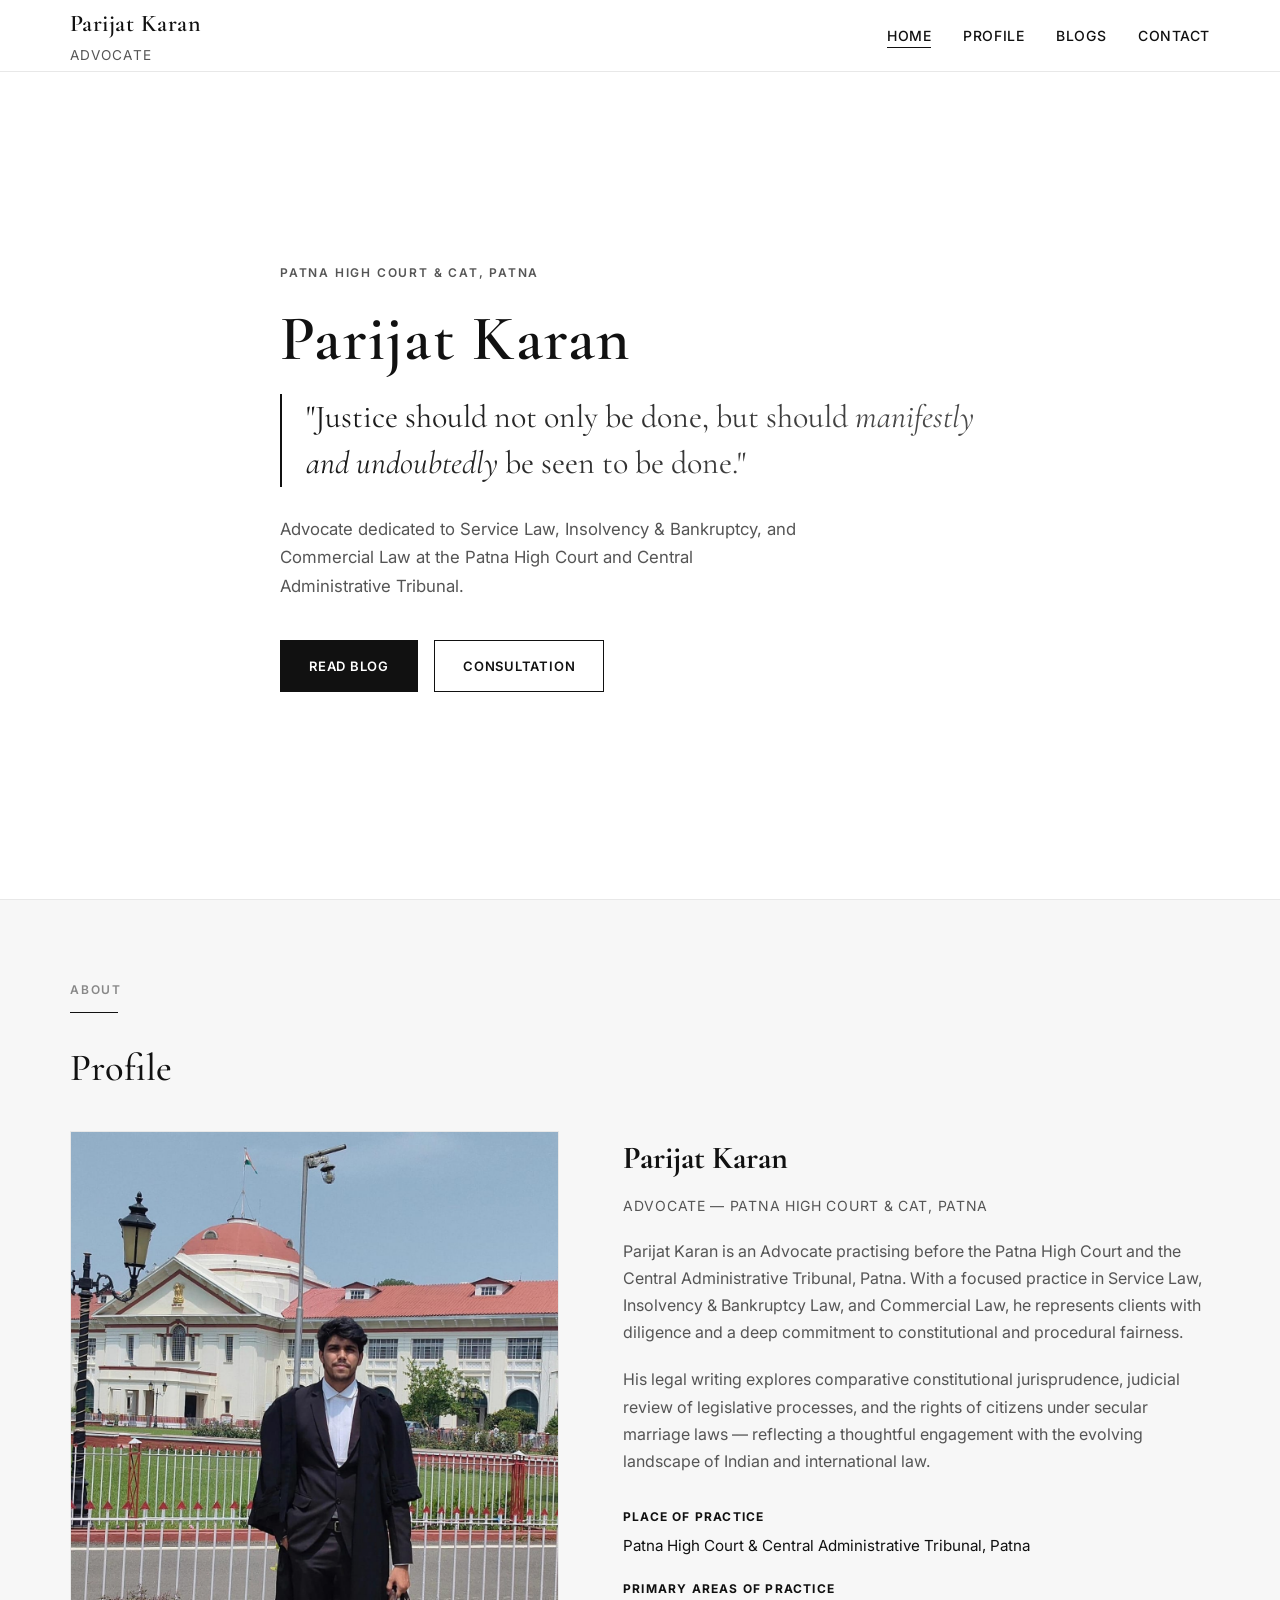
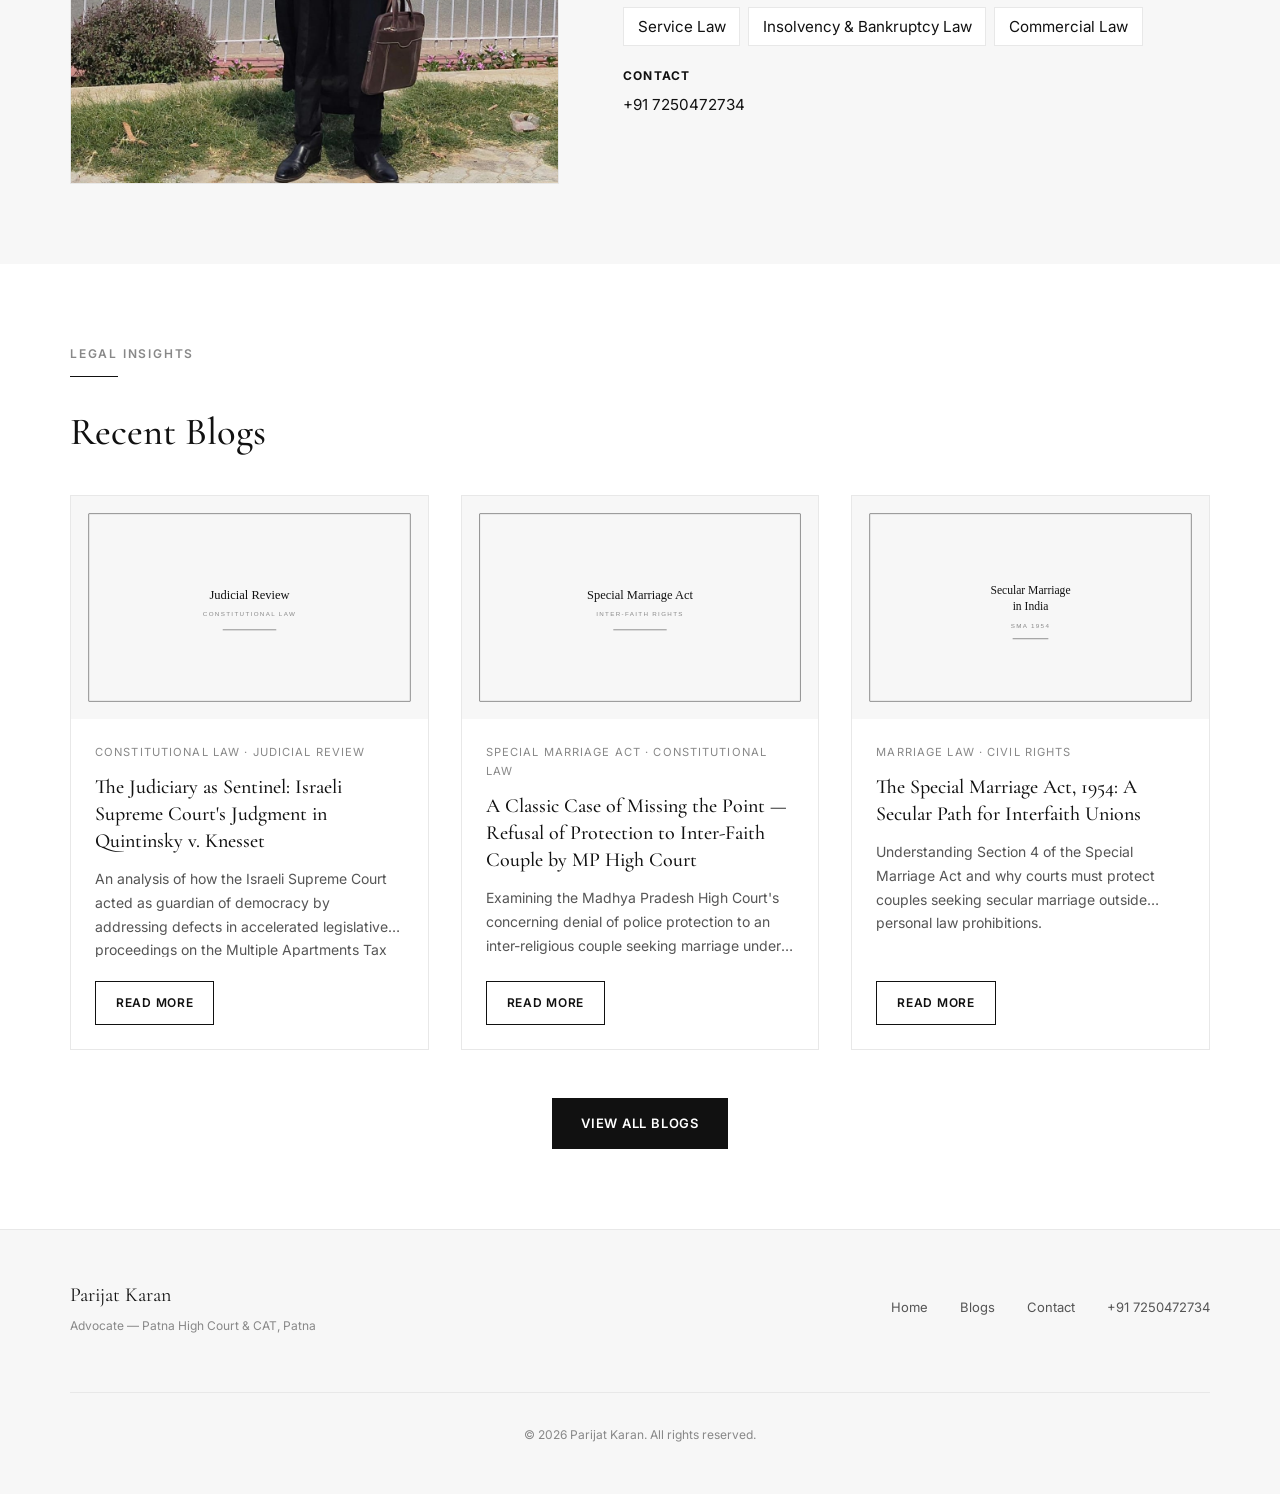
<file: index.html>
<!DOCTYPE html>
<html lang="en">
<head>
  <meta charset="UTF-8">
  <meta name="viewport" content="width=device-width, initial-scale=1.0">
  <title>Parijat Karan | Advocate — Patna High Court &amp; CAT Patna</title>
  <meta name="description" content="Parijat Karan is an Advocate practising at Patna High Court and Central Administrative Tribunal, Patna. Expert in Service Law, Insolvency &amp; Bankruptcy Law, and Commercial Law. Legal consultation available.">
  <meta name="keywords" content="Parijat Karan, Parijat Karan Advocate, Parijat Karan Lawyer Patna, Advocate Patna High Court, Service Law Patna, Insolvency Bankruptcy Lawyer Patna, Commercial Law Advocate, CAT Patna Lawyer">
  <meta name="author" content="Parijat Karan">
  <meta name="robots" content="index, follow">
  <link rel="canonical" href="https://www.parijatkaran.in/">

  <meta property="og:type" content="website">
  <meta property="og:title" content="Parijat Karan | Advocate — Patna High Court &amp; CAT Patna">
  <meta property="og:description" content="Advocate practising at Patna High Court and CAT Patna. Service Law, Insolvency &amp; Bankruptcy, and Commercial Law.">
  <meta property="og:url" content="https://www.parijatkaran.in/">
  <meta property="og:image" content="https://www.parijatkaran.in/assets/images/parijat-karan-hero.png">
  <meta property="og:locale" content="en_IN">

  <meta name="twitter:card" content="summary_large_image">
  <meta name="twitter:title" content="Parijat Karan | Advocate — Patna High Court">
  <meta name="twitter:description" content="Service Law, Insolvency &amp; Bankruptcy, and Commercial Law advocate at Patna High Court.">

  <link rel="preconnect" href="https://fonts.googleapis.com">
  <link rel="preconnect" href="https://fonts.gstatic.com" crossorigin>
  <link href="https://fonts.googleapis.com/css2?family=Cormorant+Garamond:ital,wght@0,400;0,500;0,600;1,400&family=Inter:wght@400;500;600&display=swap" rel="stylesheet">
  <link rel="stylesheet" href="css/style.css">

  <script type="application/ld+json">
  {
    "@context": "https://schema.org",
    "@type": "LegalService",
    "name": "Parijat Karan — Advocate",
    "description": "Advocate practising at Patna High Court and Central Administrative Tribunal, Patna. Specializing in Service Law, Insolvency & Bankruptcy Law, and Commercial Law.",
    "url": "https://www.parijatkaran.in",
    "telephone": "+91-7250472734",
    "image": "https://www.parijatkaran.in/assets/images/parijat-karan-hero.png",
    "address": {
      "@type": "PostalAddress",
      "addressLocality": "Patna",
      "addressRegion": "Bihar",
      "addressCountry": "IN"
    },
    "areaServed": {
      "@type": "State",
      "name": "Bihar"
    },
    "knowsAbout": ["Service Law", "Insolvency and Bankruptcy Law", "Commercial Law", "Constitutional Law", "Special Marriage Act"],
    "founder": {
      "@type": "Person",
      "name": "Parijat Karan",
      "jobTitle": "Advocate",
      "telephone": "+91-7250472734",
      "worksFor": {
        "@type": "Organization",
        "name": "Patna High Court"
      }
    }
  }
  </script>
</head>
<body>

  <header class="site-header" role="banner">
    <div class="container header-inner">
      <a href="index.html" class="site-logo" aria-label="Parijat Karan Home">
        Parijat Karan
        <span>Advocate</span>
      </a>
      <button class="nav-toggle" aria-label="Toggle navigation" aria-expanded="false">
        <span></span><span></span><span></span>
      </button>
      <nav class="main-nav" role="navigation" aria-label="Main navigation">
        <ul>
          <li><a href="index.html">Home</a></li>
          <li><a href="index.html#profile">Profile</a></li>
          <li><a href="blogs.html">Blogs</a></li>
          <li><a href="contact.html">Contact</a></li>
        </ul>
      </nav>
    </div>
  </header>

  <main>
    <section class="hero" id="home" aria-label="Introduction">
      <div class="container hero-content">
        <p class="hero-label">Patna High Court &amp; CAT, Patna</p>
        <h1 class="hero-name">Parijat Karan</h1>
        <blockquote class="hero-quote">
          "Justice should not only be done, but should <em>manifestly and undoubtedly</em> be seen to be done."
        </blockquote>
        <p class="hero-subtitle">
          Advocate dedicated to Service Law, Insolvency &amp; Bankruptcy, and Commercial Law at the Patna High Court and Central Administrative Tribunal.
        </p>
        <div class="hero-actions">
          <a href="blogs.html" class="btn btn-primary">Read Blog</a>
          <a href="contact.html" class="btn btn-outline">Consultation</a>
        </div>
      </div>
    </section>

    <section class="profile" id="profile">
      <div class="container">
        <p class="section-label">About</p>
        <div class="section-divider"></div>
        <h2 class="section-title">Profile</h2>
        <div class="profile-grid">
          <div class="profile-image-wrap">
            <img src="assets/images/parijat-karan-hero.png" alt="Parijat Karan, Advocate at Patna High Court — Service Law, Insolvency and Commercial Law" width="400" height="533" loading="lazy">
          </div>
          <div class="profile-text">
            <h3 class="profile-name">Parijat Karan</h3>
            <p class="profile-role">Advocate — Patna High Court &amp; CAT, Patna</p>
            <p>
              Parijat Karan is an Advocate practising before the Patna High Court and the Central Administrative Tribunal, Patna. With a focused practice in Service Law, Insolvency &amp; Bankruptcy Law, and Commercial Law, he represents clients with diligence and a deep commitment to constitutional and procedural fairness.
            </p>
            <p>
              His legal writing explores comparative constitutional jurisprudence, judicial review of legislative processes, and the rights of citizens under secular marriage laws — reflecting a thoughtful engagement with the evolving landscape of Indian and international law.
            </p>
            <div class="profile-details">
              <div class="profile-detail-item">
                <strong>Place of Practice</strong>
                <span>Patna High Court &amp; Central Administrative Tribunal, Patna</span>
              </div>
              <div class="profile-detail-item">
                <strong>Primary Areas of Practice</strong>
                <div class="practice-tags">
                  <span class="practice-tag">Service Law</span>
                  <span class="practice-tag">Insolvency &amp; Bankruptcy Law</span>
                  <span class="practice-tag">Commercial Law</span>
                </div>
              </div>
              <div class="profile-detail-item">
                <strong>Contact</strong>
                <span><a href="tel:+917250472734">+91 7250472734</a></span>
              </div>
            </div>
          </div>
        </div>
      </div>
    </section>

    <section class="blogs-preview" id="blogs">
      <div class="container">
        <p class="section-label">Legal Insights</p>
        <div class="section-divider"></div>
        <h2 class="section-title">Recent Blogs</h2>
        <div class="blog-grid">
          <article class="blog-card">
            <div class="blog-card-image">
              <img src="assets/images/blog-judiciary-sentinel.svg" alt="Israeli Supreme Court — Judicial review and legislative process" width="400" height="250" loading="lazy">
            </div>
            <div class="blog-card-body">
              <p class="blog-card-meta">Constitutional Law · Judicial Review</p>
              <h3 class="blog-card-title">The Judiciary as Sentinel: Israeli Supreme Court's Judgment in Quintinsky v. Knesset</h3>
              <p class="blog-card-excerpt">An analysis of how the Israeli Supreme Court acted as guardian of democracy by addressing defects in accelerated legislative proceedings on the Multiple Apartments Tax Arrangement.</p>
              <a href="blog-judiciary-as-sentinel.html" class="btn btn-outline">Read More</a>
            </div>
          </article>
          <article class="blog-card">
            <div class="blog-card-image">
              <img src="assets/images/blog-interfaith-couple.svg" alt="Inter-faith couple and Special Marriage Act — MP High Court order" width="400" height="250" loading="lazy">
            </div>
            <div class="blog-card-body">
              <p class="blog-card-meta">Special Marriage Act · Constitutional Law</p>
              <h3 class="blog-card-title">A Classic Case of Missing the Point — Refusal of Protection to Inter-Faith Couple by MP High Court</h3>
              <p class="blog-card-excerpt">Examining the Madhya Pradesh High Court's concerning denial of police protection to an inter-religious couple seeking marriage under the Special Marriage Act, 1954.</p>
              <a href="blog-inter-faith-couple-mp-high-court.html" class="btn btn-outline">Read More</a>
            </div>
          </article>
          <article class="blog-card">
            <div class="blog-card-image">
              <img src="assets/images/blog-special-marriage-act.svg" alt="Special Marriage Act 1954 — interfaith marriage rights in India" width="400" height="250" loading="lazy">
            </div>
            <div class="blog-card-body">
              <p class="blog-card-meta">Marriage Law · Civil Rights</p>
              <h3 class="blog-card-title">The Special Marriage Act, 1954: A Secular Path for Interfaith Unions</h3>
              <p class="blog-card-excerpt">Understanding Section 4 of the Special Marriage Act and why courts must protect couples seeking secular marriage outside personal law prohibitions.</p>
              <a href="blog-special-marriage-act-india.html" class="btn btn-outline">Read More</a>
            </div>
          </article>
        </div>
        <div class="section-cta">
          <a href="blogs.html" class="btn btn-primary">View All Blogs</a>
        </div>
      </div>
    </section>
  </main>

  <footer class="site-footer" role="contentinfo">
    <div class="container footer-inner">
      <div class="footer-brand">
        Parijat Karan
        <small>Advocate — Patna High Court &amp; CAT, Patna</small>
      </div>
      <nav class="footer-links" aria-label="Footer navigation">
        <a href="index.html">Home</a>
        <a href="blogs.html">Blogs</a>
        <a href="contact.html">Contact</a>
        <a href="tel:+917250472734">+91 7250472734</a>
      </nav>
      <p class="footer-copy">&copy; 2026 Parijat Karan. All rights reserved.</p>
    </div>
  </footer>

  <script src="js/main.js"></script>
</body>
</html>
</file>
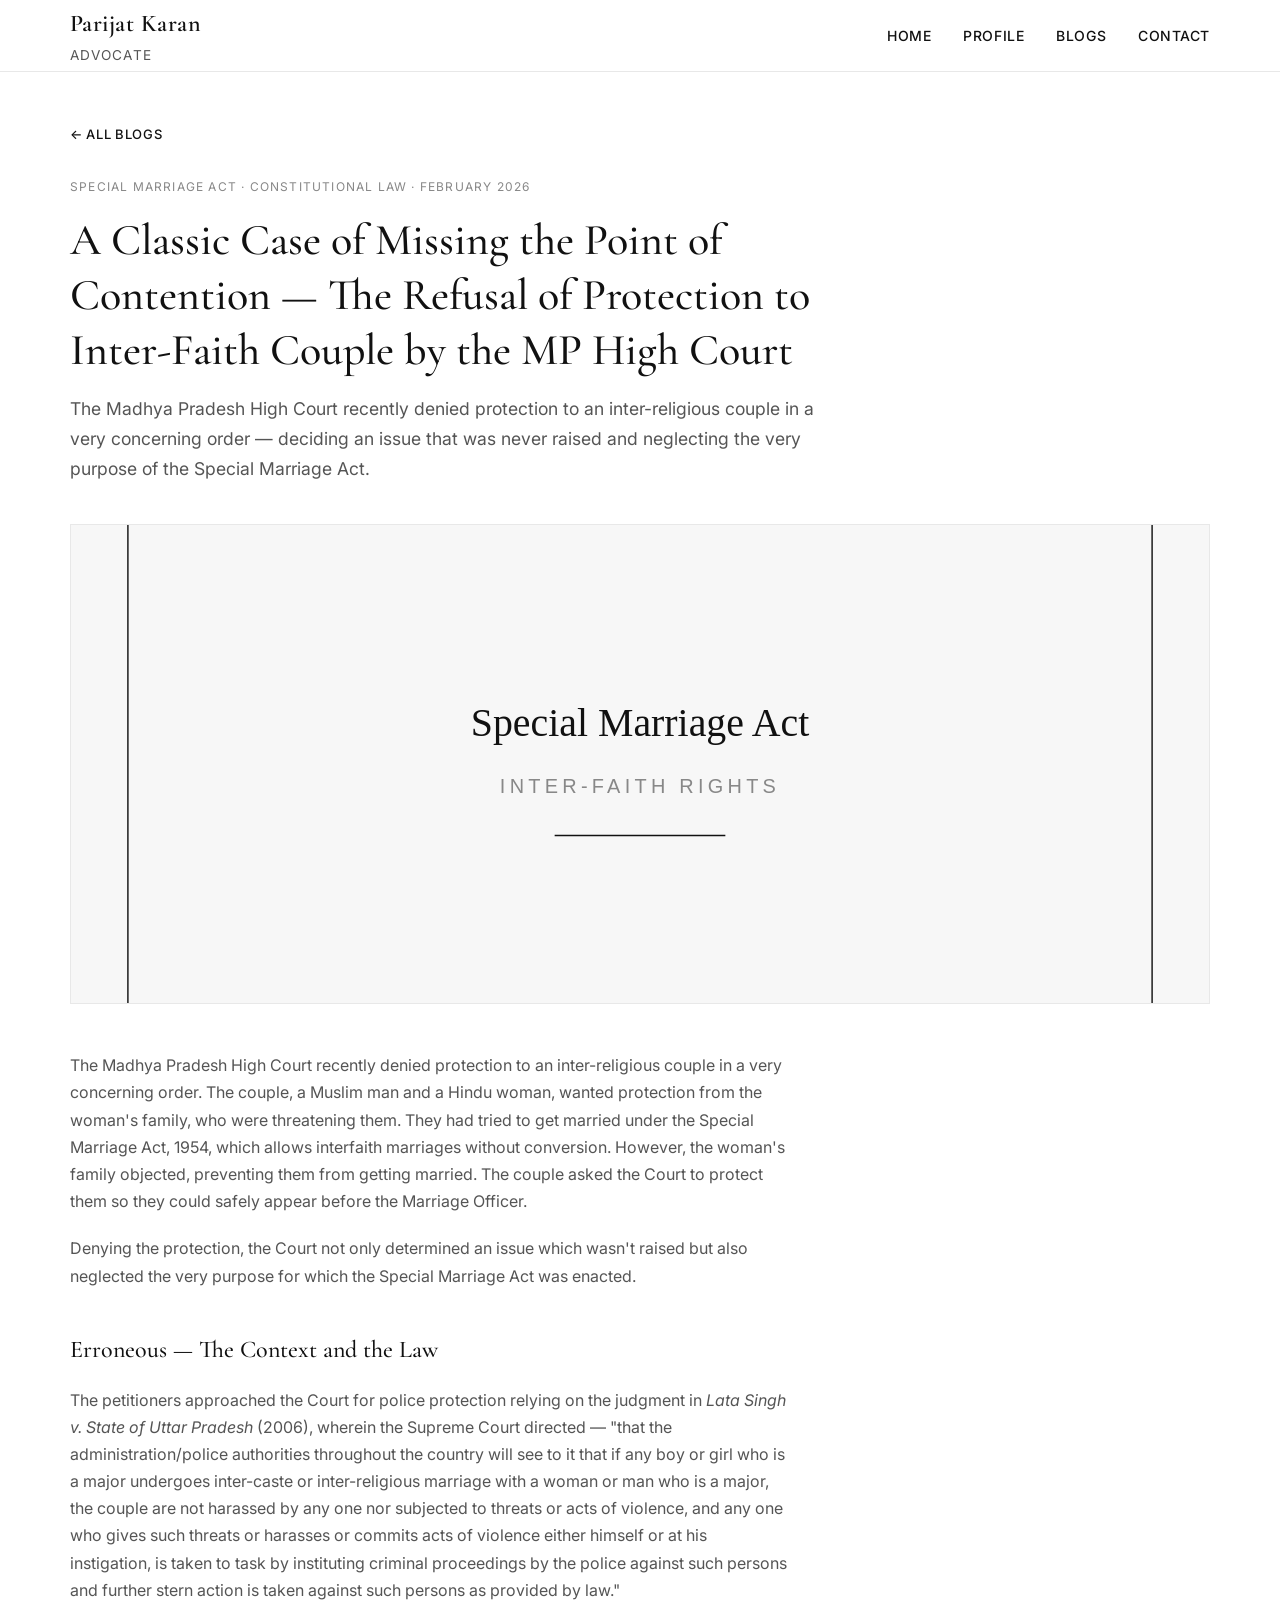
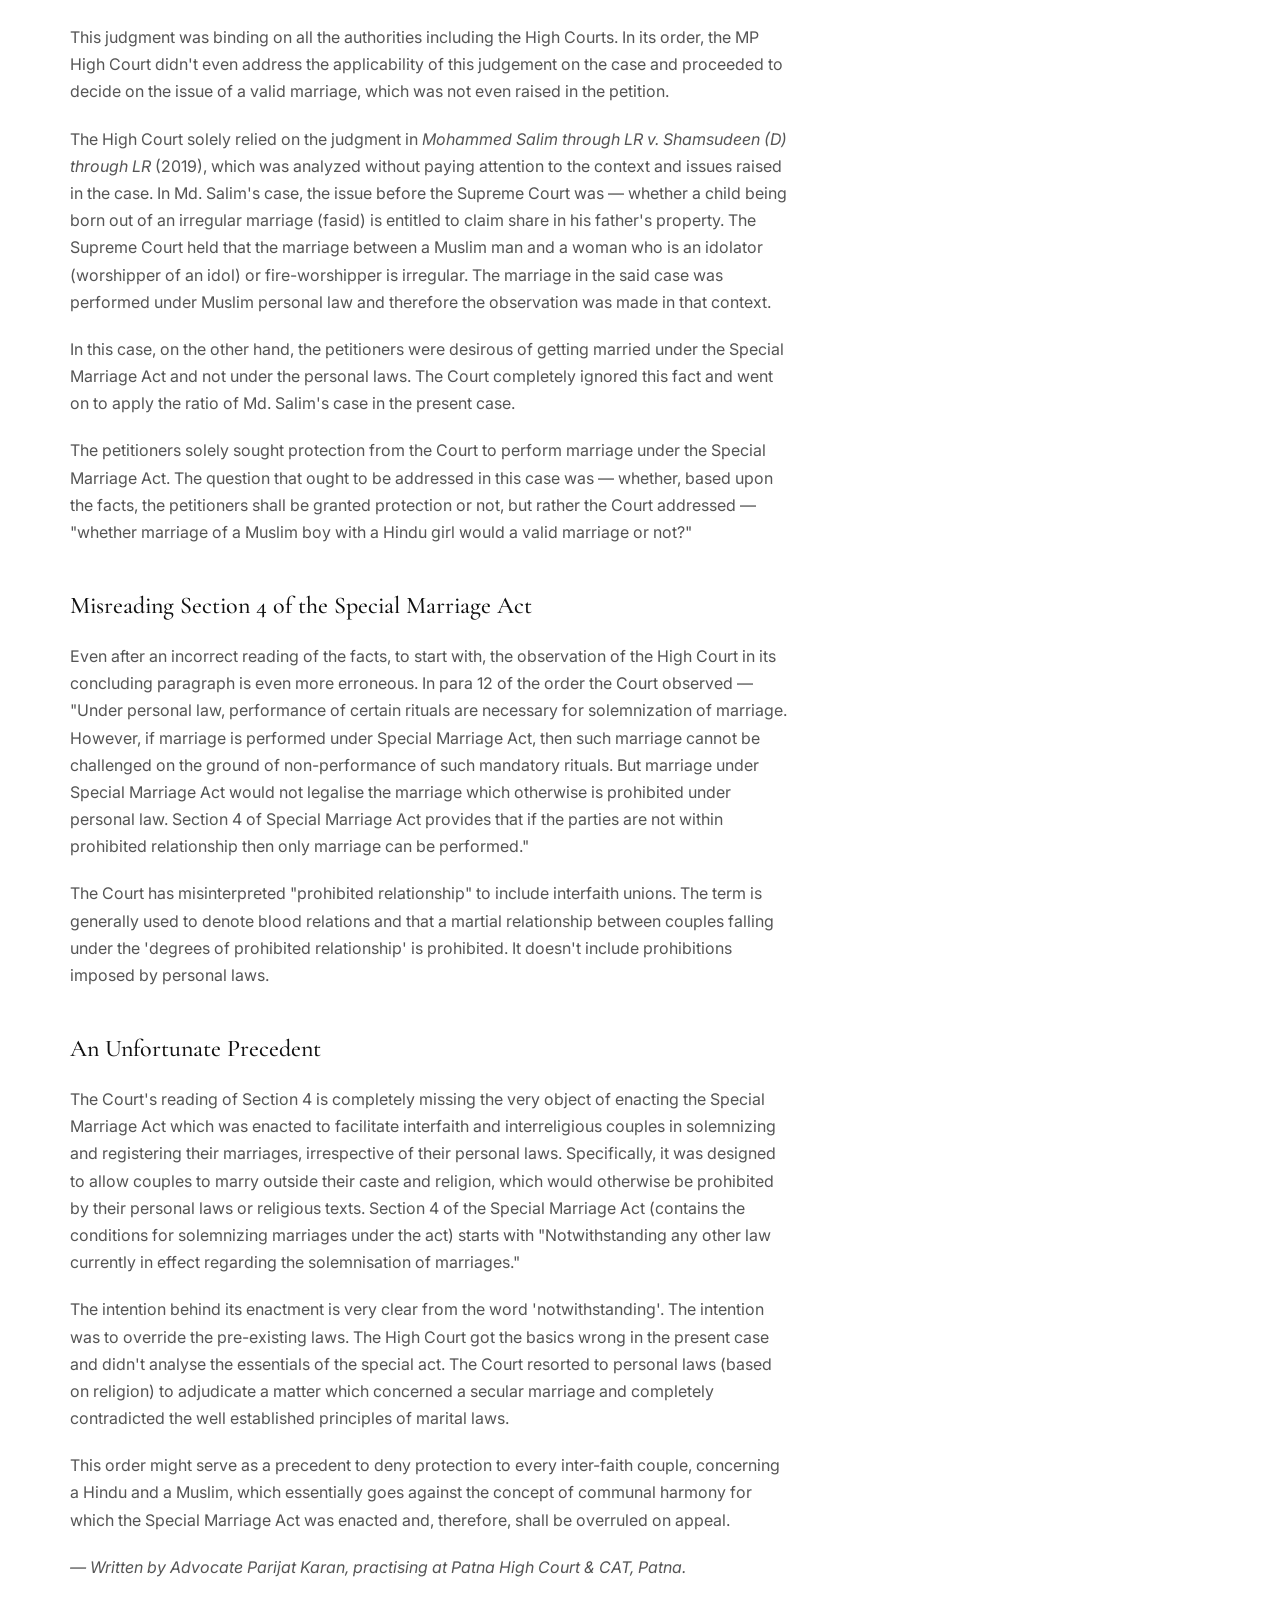
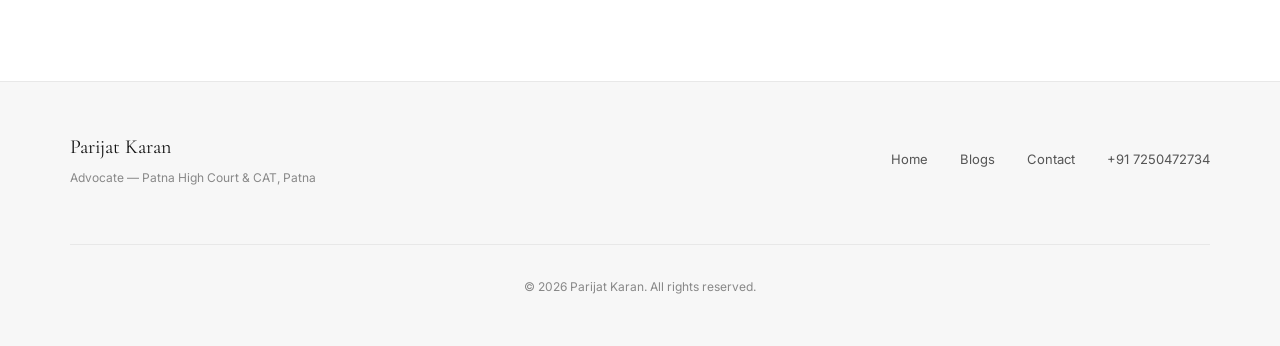
<file: blog-inter-faith-couple-mp-high-court.html>
<!DOCTYPE html>
<html lang="en">
<head>
  <meta charset="UTF-8">
  <meta name="viewport" content="width=device-width, initial-scale=1.0">
  <title>MP High Court Denies Protection to Inter-Faith Couple | Parijat Karan</title>
  <meta name="description" content="Analysis of the Madhya Pradesh High Court order denying police protection to an inter-religious couple under the Special Marriage Act, 1954 — by Advocate Parijat Karan.">
  <meta name="keywords" content="MP High Court interfaith couple, Special Marriage Act 1954, Lata Singh v State of UP, inter-faith marriage protection, Mohammed Salim case, Parijat Karan">
  <meta name="author" content="Parijat Karan">
  <meta name="robots" content="index, follow">
  <link rel="canonical" href="https://www.parijatkaran.in/blog-inter-faith-couple-mp-high-court.html">

  <meta property="og:type" content="article">
  <meta property="og:title" content="Refusal of Protection to Inter-Faith Couple by MP High Court">
  <meta property="og:description" content="Why the MP High Court missed the point in denying protection to a couple seeking marriage under the Special Marriage Act.">
  <meta property="og:url" content="https://www.parijatkaran.in/blog-inter-faith-couple-mp-high-court.html">
  <meta property="og:image" content="https://www.parijatkaran.in/assets/images/blog-interfaith-couple.svg">

  <link rel="preconnect" href="https://fonts.googleapis.com">
  <link rel="preconnect" href="https://fonts.gstatic.com" crossorigin>
  <link href="https://fonts.googleapis.com/css2?family=Cormorant+Garamond:ital,wght@0,400;0,500;0,600;1,400&family=Inter:wght@400;500;600&display=swap" rel="stylesheet">
  <link rel="stylesheet" href="css/style.css">

  <script type="application/ld+json">
  {
    "@context": "https://schema.org",
    "@type": "BlogPosting",
    "headline": "A Classic Case of Missing the Point — Refusal of Protection to Inter-Faith Couple by MP High Court",
    "description": "Analysis of MP High Court order on inter-faith couple and Special Marriage Act",
    "author": {
      "@type": "Person",
      "name": "Parijat Karan",
      "jobTitle": "Advocate"
    },
    "publisher": {
      "@type": "Person",
      "name": "Parijat Karan"
    },
    "datePublished": "2026-02-10",
    "dateModified": "2026-02-10",
    "url": "https://www.parijatkaran.in/blog-inter-faith-couple-mp-high-court.html",
    "image": "https://www.parijatkaran.in/assets/images/blog-interfaith-couple.svg",
    "keywords": ["Special Marriage Act", "Inter-faith Marriage", "MP High Court", "Lata Singh"]
  }
  </script>
</head>
<body>

  <header class="site-header" role="banner">
    <div class="container header-inner">
      <a href="index.html" class="site-logo" aria-label="Parijat Karan Home">
        Parijat Karan
        <span>Advocate</span>
      </a>
      <button class="nav-toggle" aria-label="Toggle navigation" aria-expanded="false">
        <span></span><span></span><span></span>
      </button>
      <nav class="main-nav" role="navigation" aria-label="Main navigation">
        <ul>
          <li><a href="index.html">Home</a></li>
          <li><a href="index.html#profile">Profile</a></li>
          <li><a href="blogs.html">Blogs</a></li>
          <li><a href="contact.html">Contact</a></li>
        </ul>
      </nav>
    </div>
  </header>

  <main>
    <article class="blog-article container">
      <a href="blogs.html" class="blog-back" aria-label="Back to all blogs">&larr; All Blogs</a>
      <header class="blog-article-header">
        <p class="blog-article-meta">Special Marriage Act · Constitutional Law · February 2026</p>
        <h1 class="blog-article-title">A Classic Case of Missing the Point of Contention — The Refusal of Protection to Inter-Faith Couple by the MP High Court</h1>
        <p class="blog-article-lead">The Madhya Pradesh High Court recently denied protection to an inter-religious couple in a very concerning order — deciding an issue that was never raised and neglecting the very purpose of the Special Marriage Act.</p>
      </header>

      <img class="blog-featured-image" src="assets/images/blog-interfaith-couple.svg" alt="Inter-faith couple seeking protection under Special Marriage Act — MP High Court analysis" width="1140" height="480" loading="eager">

      <div class="blog-article-content">
        <p>The Madhya Pradesh High Court recently denied protection to an inter-religious couple in a very concerning order. The couple, a Muslim man and a Hindu woman, wanted protection from the woman's family, who were threatening them. They had tried to get married under the Special Marriage Act, 1954, which allows interfaith marriages without conversion. However, the woman's family objected, preventing them from getting married. The couple asked the Court to protect them so they could safely appear before the Marriage Officer.</p>

        <p>Denying the protection, the Court not only determined an issue which wasn't raised but also neglected the very purpose for which the Special Marriage Act was enacted.</p>

        <h2>Erroneous — The Context and the Law</h2>

        <p>The petitioners approached the Court for police protection relying on the judgment in <em>Lata Singh v. State of Uttar Pradesh</em> (2006), wherein the Supreme Court directed — "that the administration/police authorities throughout the country will see to it that if any boy or girl who is a major undergoes inter-caste or inter-religious marriage with a woman or man who is a major, the couple are not harassed by any one nor subjected to threats or acts of violence, and any one who gives such threats or harasses or commits acts of violence either himself or at his instigation, is taken to task by instituting criminal proceedings by the police against such persons and further stern action is taken against such persons as provided by law."</p>

        <p>This judgment was binding on all the authorities including the High Courts. In its order, the MP High Court didn't even address the applicability of this judgement on the case and proceeded to decide on the issue of a valid marriage, which was not even raised in the petition.</p>

        <p>The High Court solely relied on the judgment in <em>Mohammed Salim through LR v. Shamsudeen (D) through LR</em> (2019), which was analyzed without paying attention to the context and issues raised in the case. In Md. Salim's case, the issue before the Supreme Court was — whether a child being born out of an irregular marriage (fasid) is entitled to claim share in his father's property. The Supreme Court held that the marriage between a Muslim man and a woman who is an idolator (worshipper of an idol) or fire-worshipper is irregular. The marriage in the said case was performed under Muslim personal law and therefore the observation was made in that context.</p>

        <p>In this case, on the other hand, the petitioners were desirous of getting married under the Special Marriage Act and not under the personal laws. The Court completely ignored this fact and went on to apply the ratio of Md. Salim's case in the present case.</p>

        <p>The petitioners solely sought protection from the Court to perform marriage under the Special Marriage Act. The question that ought to be addressed in this case was — whether, based upon the facts, the petitioners shall be granted protection or not, but rather the Court addressed — "whether marriage of a Muslim boy with a Hindu girl would a valid marriage or not?"</p>

        <h2>Misreading Section 4 of the Special Marriage Act</h2>

        <p>Even after an incorrect reading of the facts, to start with, the observation of the High Court in its concluding paragraph is even more erroneous. In para 12 of the order the Court observed — "Under personal law, performance of certain rituals are necessary for solemnization of marriage. However, if marriage is performed under Special Marriage Act, then such marriage cannot be challenged on the ground of non-performance of such mandatory rituals. But marriage under Special Marriage Act would not legalise the marriage which otherwise is prohibited under personal law. Section 4 of Special Marriage Act provides that if the parties are not within prohibited relationship then only marriage can be performed."</p>

        <p>The Court has misinterpreted "prohibited relationship" to include interfaith unions. The term is generally used to denote blood relations and that a martial relationship between couples falling under the 'degrees of prohibited relationship' is prohibited. It doesn't include prohibitions imposed by personal laws.</p>

        <h2>An Unfortunate Precedent</h2>

        <p>The Court's reading of Section 4 is completely missing the very object of enacting the Special Marriage Act which was enacted to facilitate interfaith and interreligious couples in solemnizing and registering their marriages, irrespective of their personal laws. Specifically, it was designed to allow couples to marry outside their caste and religion, which would otherwise be prohibited by their personal laws or religious texts. Section 4 of the Special Marriage Act (contains the conditions for solemnizing marriages under the act) starts with "Notwithstanding any other law currently in effect regarding the solemnisation of marriages."</p>

        <p>The intention behind its enactment is very clear from the word 'notwithstanding'. The intention was to override the pre-existing laws. The High Court got the basics wrong in the present case and didn't analyse the essentials of the special act. The Court resorted to personal laws (based on religion) to adjudicate a matter which concerned a secular marriage and completely contradicted the well established principles of marital laws.</p>

        <p>This order might serve as a precedent to deny protection to every inter-faith couple, concerning a Hindu and a Muslim, which essentially goes against the concept of communal harmony for which the Special Marriage Act was enacted and, therefore, shall be overruled on appeal.</p>

        <p><em>— Written by Advocate <a href="index.html">Parijat Karan</a>, practising at Patna High Court &amp; CAT, Patna.</em></p>
      </div>
    </article>
  </main>

  <footer class="site-footer" role="contentinfo">
    <div class="container footer-inner">
      <div class="footer-brand">
        Parijat Karan
        <small>Advocate — Patna High Court &amp; CAT, Patna</small>
      </div>
      <nav class="footer-links" aria-label="Footer navigation">
        <a href="index.html">Home</a>
        <a href="blogs.html">Blogs</a>
        <a href="contact.html">Contact</a>
        <a href="tel:+917250472734">+91 7250472734</a>
      </nav>
      <p class="footer-copy">&copy; 2026 Parijat Karan. All rights reserved.</p>
    </div>
  </footer>

  <script src="js/main.js"></script>
</body>
</html>
</file>
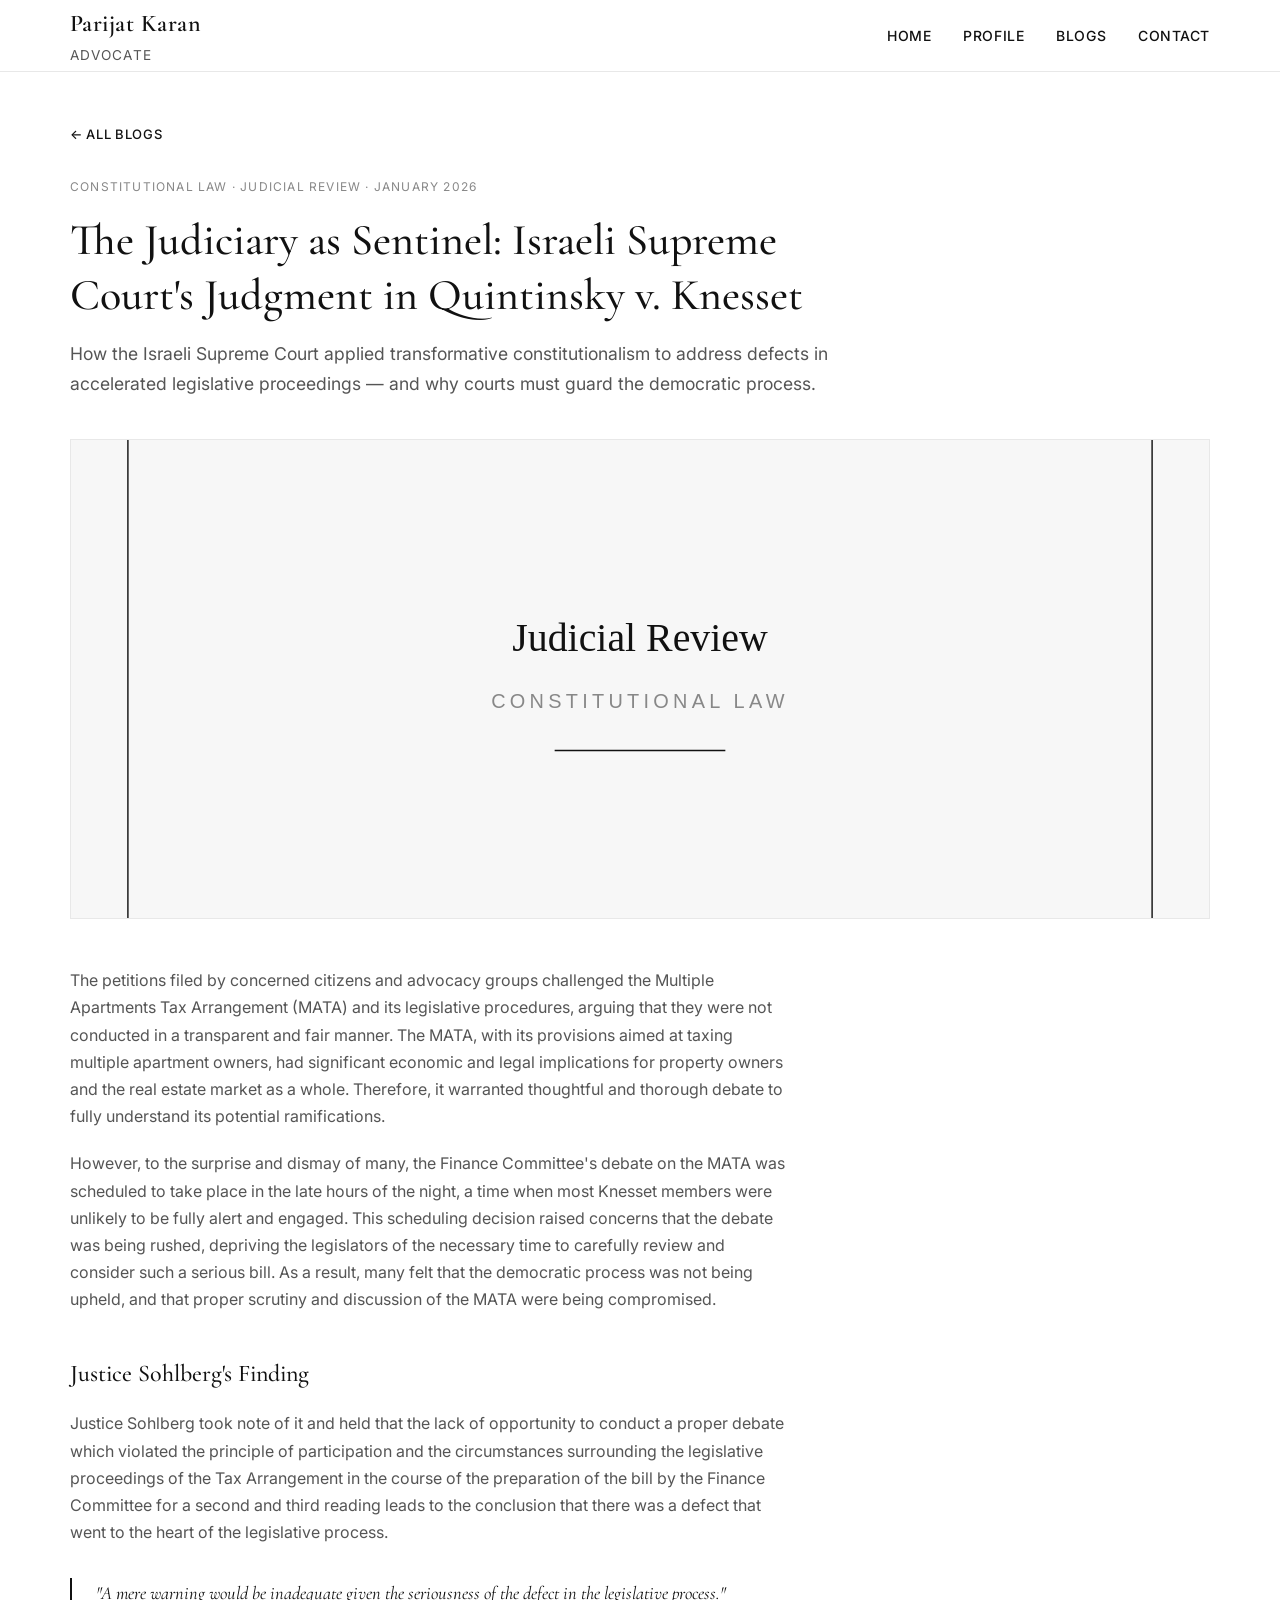
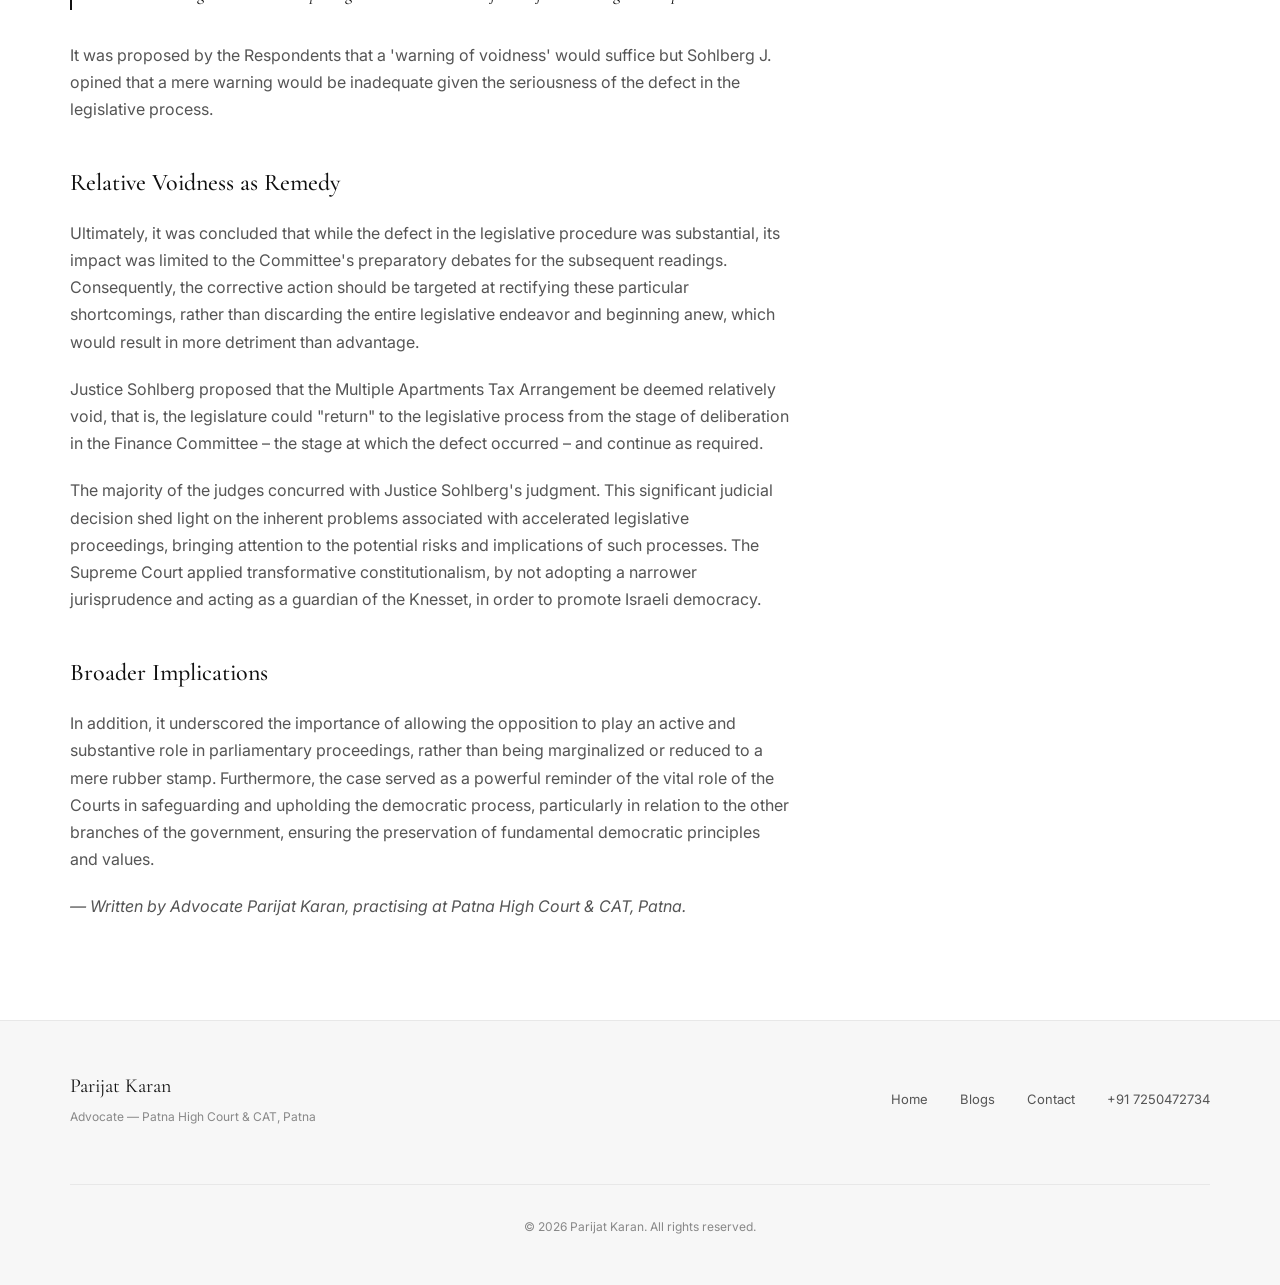
<file: blog-judiciary-as-sentinel.html>
<!DOCTYPE html>
<html lang="en">
<head>
  <meta charset="UTF-8">
  <meta name="viewport" content="width=device-width, initial-scale=1.0">
  <title>The Judiciary as Sentinel: Quintinsky v. Knesset | Parijat Karan</title>
  <meta name="description" content="Analysis of the Israeli Supreme Court's judgment in Quintinsky v. Knesset on legislative defects, judicial review, and transformative constitutionalism — by Advocate Parijat Karan.">
  <meta name="keywords" content="Quintinsky v Knesset, Israeli Supreme Court, judicial review, legislative process, MATA tax, transformative constitutionalism, Parijat Karan blog">
  <meta name="author" content="Parijat Karan">
  <meta name="robots" content="index, follow">
  <link rel="canonical" href="https://www.parijatkaran.in/blog-judiciary-as-sentinel.html">

  <meta property="og:type" content="article">
  <meta property="og:title" content="The Judiciary as Sentinel: Quintinsky v. Knesset">
  <meta property="og:description" content="How the Israeli Supreme Court safeguarded democracy through judicial review of accelerated legislative proceedings.">
  <meta property="og:url" content="https://www.parijatkaran.in/blog-judiciary-as-sentinel.html">
  <meta property="og:image" content="https://www.parijatkaran.in/assets/images/blog-judiciary-sentinel.svg">

  <link rel="preconnect" href="https://fonts.googleapis.com">
  <link rel="preconnect" href="https://fonts.gstatic.com" crossorigin>
  <link href="https://fonts.googleapis.com/css2?family=Cormorant+Garamond:ital,wght@0,400;0,500;0,600;1,400&family=Inter:wght@400;500;600&display=swap" rel="stylesheet">
  <link rel="stylesheet" href="css/style.css">

  <script type="application/ld+json">
  {
    "@context": "https://schema.org",
    "@type": "BlogPosting",
    "headline": "The Judiciary as Sentinel: Israeli Supreme Court's Judgment in Quintinsky v. Knesset",
    "description": "Analysis of judicial review and legislative defects in Quintinsky v. Knesset",
    "author": {
      "@type": "Person",
      "name": "Parijat Karan",
      "jobTitle": "Advocate"
    },
    "publisher": {
      "@type": "Person",
      "name": "Parijat Karan"
    },
    "datePublished": "2026-01-15",
    "dateModified": "2026-01-15",
    "url": "https://www.parijatkaran.in/blog-judiciary-as-sentinel.html",
    "image": "https://www.parijatkaran.in/assets/images/blog-judiciary-sentinel.svg",
    "keywords": ["Judicial Review", "Constitutional Law", "Israeli Supreme Court", "Legislative Process"]
  }
  </script>
</head>
<body>

  <header class="site-header" role="banner">
    <div class="container header-inner">
      <a href="index.html" class="site-logo" aria-label="Parijat Karan Home">
        Parijat Karan
        <span>Advocate</span>
      </a>
      <button class="nav-toggle" aria-label="Toggle navigation" aria-expanded="false">
        <span></span><span></span><span></span>
      </button>
      <nav class="main-nav" role="navigation" aria-label="Main navigation">
        <ul>
          <li><a href="index.html">Home</a></li>
          <li><a href="index.html#profile">Profile</a></li>
          <li><a href="blogs.html">Blogs</a></li>
          <li><a href="contact.html">Contact</a></li>
        </ul>
      </nav>
    </div>
  </header>

  <main>
    <article class="blog-article container">
      <a href="blogs.html" class="blog-back" aria-label="Back to all blogs">&larr; All Blogs</a>
      <header class="blog-article-header">
        <p class="blog-article-meta">Constitutional Law · Judicial Review · January 2026</p>
        <h1 class="blog-article-title">The Judiciary as Sentinel: Israeli Supreme Court's Judgment in Quintinsky v. Knesset</h1>
        <p class="blog-article-lead">How the Israeli Supreme Court applied transformative constitutionalism to address defects in accelerated legislative proceedings — and why courts must guard the democratic process.</p>
      </header>

      <img class="blog-featured-image" src="assets/images/blog-judiciary-sentinel.svg" alt="Judicial review and legislative process — Quintinsky v. Knesset analysis" width="1140" height="480" loading="eager">

      <div class="blog-article-content">
        <p>The petitions filed by concerned citizens and advocacy groups challenged the Multiple Apartments Tax Arrangement (MATA) and its legislative procedures, arguing that they were not conducted in a transparent and fair manner. The MATA, with its provisions aimed at taxing multiple apartment owners, had significant economic and legal implications for property owners and the real estate market as a whole. Therefore, it warranted thoughtful and thorough debate to fully understand its potential ramifications.</p>

        <p>However, to the surprise and dismay of many, the Finance Committee's debate on the MATA was scheduled to take place in the late hours of the night, a time when most Knesset members were unlikely to be fully alert and engaged. This scheduling decision raised concerns that the debate was being rushed, depriving the legislators of the necessary time to carefully review and consider such a serious bill. As a result, many felt that the democratic process was not being upheld, and that proper scrutiny and discussion of the MATA were being compromised.</p>

        <h2>Justice Sohlberg's Finding</h2>

        <p>Justice Sohlberg took note of it and held that the lack of opportunity to conduct a proper debate which violated the principle of participation and the circumstances surrounding the legislative proceedings of the Tax Arrangement in the course of the preparation of the bill by the Finance Committee for a second and third reading leads to the conclusion that there was a defect that went to the heart of the legislative process.</p>

        <blockquote>"A mere warning would be inadequate given the seriousness of the defect in the legislative process."</blockquote>

        <p>It was proposed by the Respondents that a 'warning of voidness' would suffice but Sohlberg J. opined that a mere warning would be inadequate given the seriousness of the defect in the legislative process.</p>

        <h2>Relative Voidness as Remedy</h2>

        <p>Ultimately, it was concluded that while the defect in the legislative procedure was substantial, its impact was limited to the Committee's preparatory debates for the subsequent readings. Consequently, the corrective action should be targeted at rectifying these particular shortcomings, rather than discarding the entire legislative endeavor and beginning anew, which would result in more detriment than advantage.</p>

        <p>Justice Sohlberg proposed that the Multiple Apartments Tax Arrangement be deemed relatively void, that is, the legislature could "return" to the legislative process from the stage of deliberation in the Finance Committee – the stage at which the defect occurred – and continue as required.</p>

        <p>The majority of the judges concurred with Justice Sohlberg's judgment. This significant judicial decision shed light on the inherent problems associated with accelerated legislative proceedings, bringing attention to the potential risks and implications of such processes. The Supreme Court applied transformative constitutionalism, by not adopting a narrower jurisprudence and acting as a guardian of the Knesset, in order to promote Israeli democracy.</p>

        <h2>Broader Implications</h2>

        <p>In addition, it underscored the importance of allowing the opposition to play an active and substantive role in parliamentary proceedings, rather than being marginalized or reduced to a mere rubber stamp. Furthermore, the case served as a powerful reminder of the vital role of the Courts in safeguarding and upholding the democratic process, particularly in relation to the other branches of the government, ensuring the preservation of fundamental democratic principles and values.</p>

        <p><em>— Written by Advocate <a href="index.html">Parijat Karan</a>, practising at Patna High Court &amp; CAT, Patna.</em></p>
      </div>
    </article>
  </main>

  <footer class="site-footer" role="contentinfo">
    <div class="container footer-inner">
      <div class="footer-brand">
        Parijat Karan
        <small>Advocate — Patna High Court &amp; CAT, Patna</small>
      </div>
      <nav class="footer-links" aria-label="Footer navigation">
        <a href="index.html">Home</a>
        <a href="blogs.html">Blogs</a>
        <a href="contact.html">Contact</a>
        <a href="tel:+917250472734">+91 7250472734</a>
      </nav>
      <p class="footer-copy">&copy; 2026 Parijat Karan. All rights reserved.</p>
    </div>
  </footer>

  <script src="js/main.js"></script>
</body>
</html>
</file>
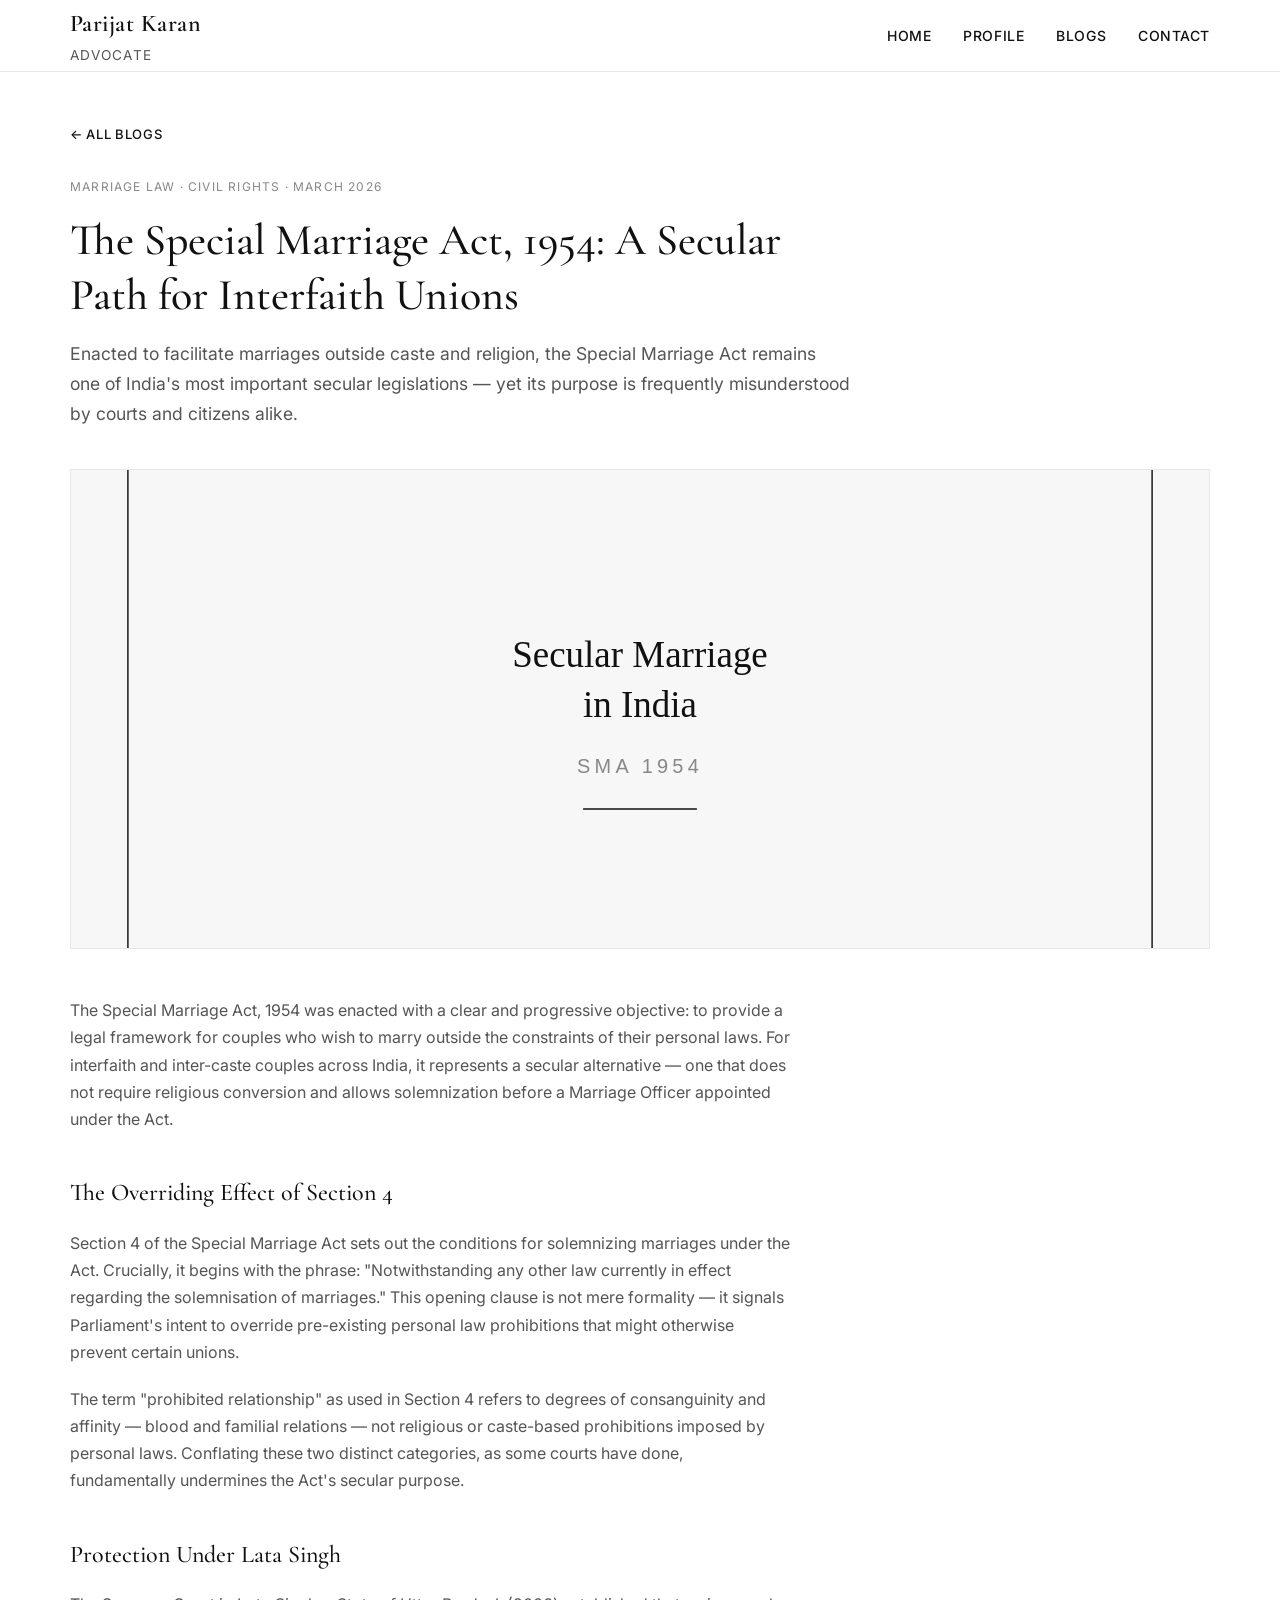
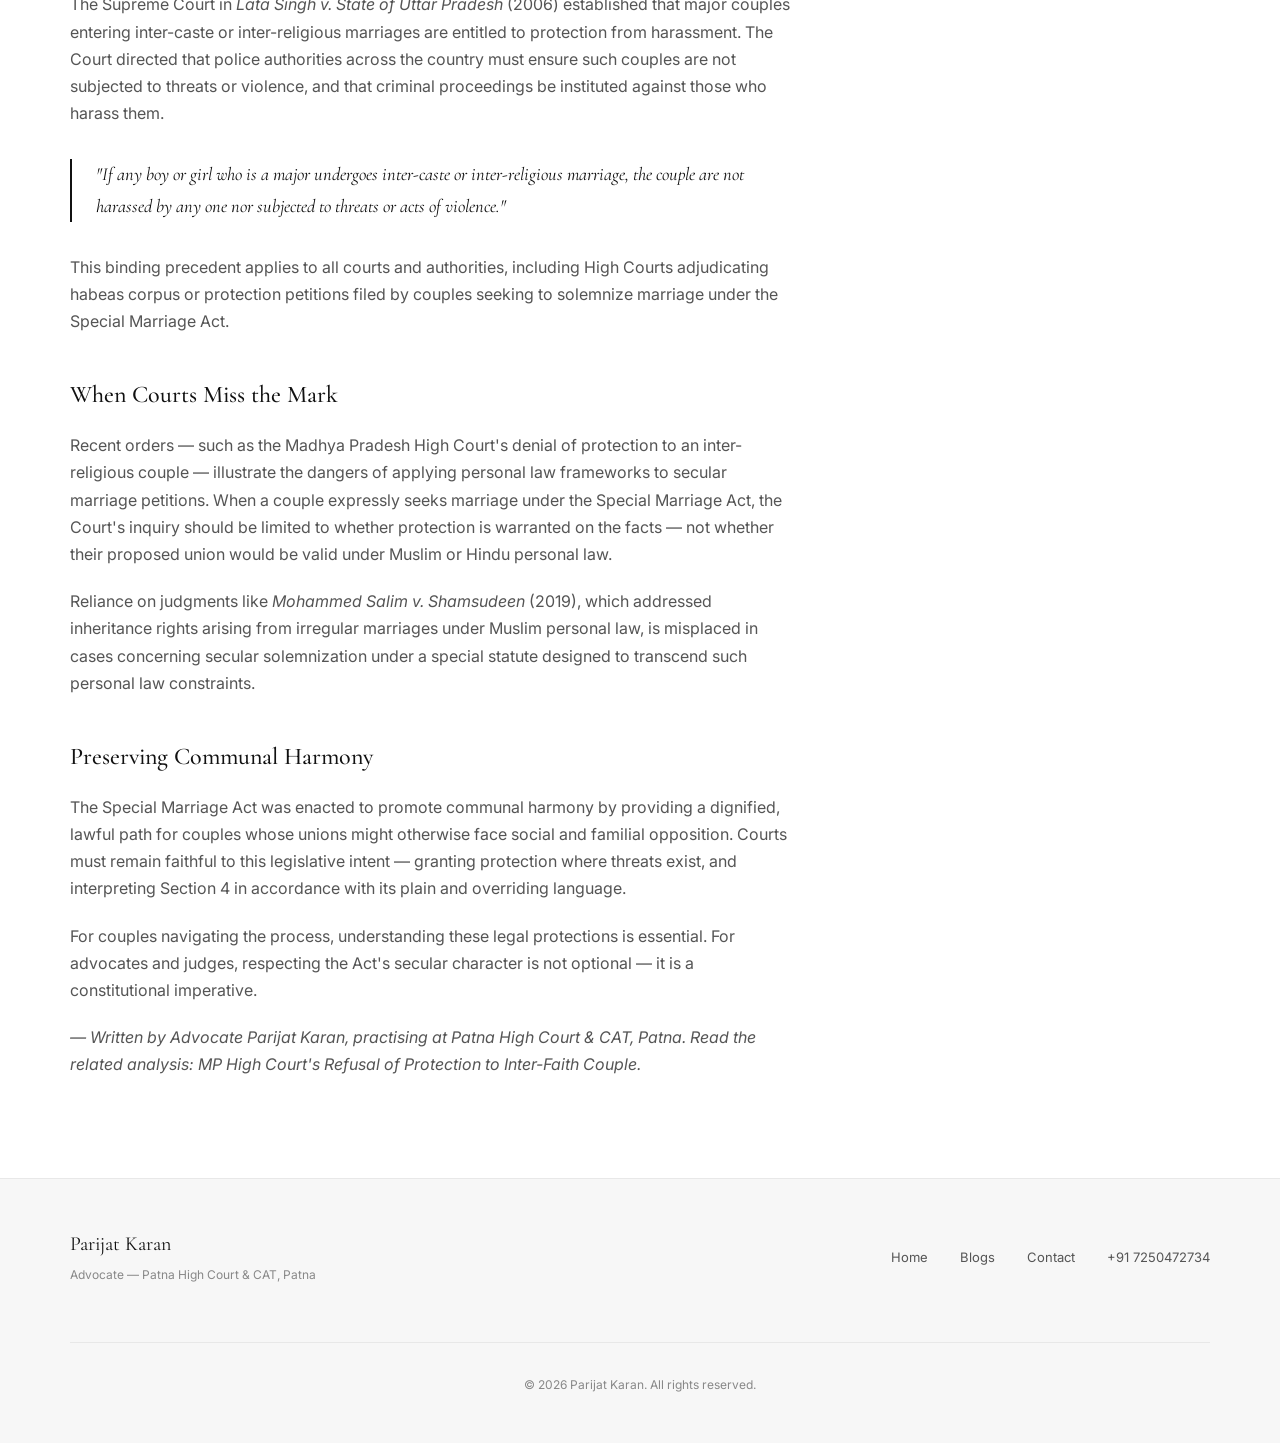
<file: blog-special-marriage-act-india.html>
<!DOCTYPE html>
<html lang="en">
<head>
  <meta charset="UTF-8">
  <meta name="viewport" content="width=device-width, initial-scale=1.0">
  <title>Special Marriage Act 1954: Secular Path for Interfaith Unions | Parijat Karan</title>
  <meta name="description" content="Understanding Section 4 of the Special Marriage Act, 1954 and the rights of interfaith couples to solemnize secular marriages in India — by Advocate Parijat Karan.">
  <meta name="keywords" content="Special Marriage Act 1954, Section 4 Special Marriage Act, interfaith marriage India, secular marriage law, prohibited relationship, Parijat Karan advocate">
  <meta name="author" content="Parijat Karan">
  <meta name="robots" content="index, follow">
  <link rel="canonical" href="https://www.parijatkaran.in/blog-special-marriage-act-india.html">

  <meta property="og:type" content="article">
  <meta property="og:title" content="The Special Marriage Act, 1954: A Secular Path for Interfaith Unions">
  <meta property="og:description" content="Why Section 4 of the Special Marriage Act overrides personal law prohibitions and protects interfaith couples.">
  <meta property="og:url" content="https://www.parijatkaran.in/blog-special-marriage-act-india.html">
  <meta property="og:image" content="https://www.parijatkaran.in/assets/images/blog-special-marriage-act.svg">

  <link rel="preconnect" href="https://fonts.googleapis.com">
  <link rel="preconnect" href="https://fonts.gstatic.com" crossorigin>
  <link href="https://fonts.googleapis.com/css2?family=Cormorant+Garamond:ital,wght@0,400;0,500;0,600;1,400&family=Inter:wght@400;500;600&display=swap" rel="stylesheet">
  <link rel="stylesheet" href="css/style.css">

  <script type="application/ld+json">
  {
    "@context": "https://schema.org",
    "@type": "BlogPosting",
    "headline": "The Special Marriage Act, 1954: A Secular Path for Interfaith Unions",
    "description": "Legal guide to Section 4 of the Special Marriage Act and interfaith marriage rights",
    "author": {
      "@type": "Person",
      "name": "Parijat Karan",
      "jobTitle": "Advocate"
    },
    "publisher": {
      "@type": "Person",
      "name": "Parijat Karan"
    },
    "datePublished": "2026-03-05",
    "dateModified": "2026-03-05",
    "url": "https://www.parijatkaran.in/blog-special-marriage-act-india.html",
    "image": "https://www.parijatkaran.in/assets/images/blog-special-marriage-act.svg",
    "keywords": ["Special Marriage Act 1954", "Interfaith Marriage", "Section 4", "Marriage Law India"]
  }
  </script>
</head>
<body>

  <header class="site-header" role="banner">
    <div class="container header-inner">
      <a href="index.html" class="site-logo" aria-label="Parijat Karan Home">
        Parijat Karan
        <span>Advocate</span>
      </a>
      <button class="nav-toggle" aria-label="Toggle navigation" aria-expanded="false">
        <span></span><span></span><span></span>
      </button>
      <nav class="main-nav" role="navigation" aria-label="Main navigation">
        <ul>
          <li><a href="index.html">Home</a></li>
          <li><a href="index.html#profile">Profile</a></li>
          <li><a href="blogs.html">Blogs</a></li>
          <li><a href="contact.html">Contact</a></li>
        </ul>
      </nav>
    </div>
  </header>

  <main>
    <article class="blog-article container">
      <a href="blogs.html" class="blog-back" aria-label="Back to all blogs">&larr; All Blogs</a>
      <header class="blog-article-header">
        <p class="blog-article-meta">Marriage Law · Civil Rights · March 2026</p>
        <h1 class="blog-article-title">The Special Marriage Act, 1954: A Secular Path for Interfaith Unions</h1>
        <p class="blog-article-lead">Enacted to facilitate marriages outside caste and religion, the Special Marriage Act remains one of India's most important secular legislations — yet its purpose is frequently misunderstood by courts and citizens alike.</p>
      </header>

      <img class="blog-featured-image" src="assets/images/blog-special-marriage-act.svg" alt="Special Marriage Act 1954 — secular marriage law for interfaith couples in India" width="1140" height="480" loading="eager">

      <div class="blog-article-content">
        <p>The Special Marriage Act, 1954 was enacted with a clear and progressive objective: to provide a legal framework for couples who wish to marry outside the constraints of their personal laws. For interfaith and inter-caste couples across India, it represents a secular alternative — one that does not require religious conversion and allows solemnization before a Marriage Officer appointed under the Act.</p>

        <h2>The Overriding Effect of Section 4</h2>

        <p>Section 4 of the Special Marriage Act sets out the conditions for solemnizing marriages under the Act. Crucially, it begins with the phrase: "Notwithstanding any other law currently in effect regarding the solemnisation of marriages." This opening clause is not mere formality — it signals Parliament's intent to override pre-existing personal law prohibitions that might otherwise prevent certain unions.</p>

        <p>The term "prohibited relationship" as used in Section 4 refers to degrees of consanguinity and affinity — blood and familial relations — not religious or caste-based prohibitions imposed by personal laws. Conflating these two distinct categories, as some courts have done, fundamentally undermines the Act's secular purpose.</p>

        <h2>Protection Under Lata Singh</h2>

        <p>The Supreme Court in <em>Lata Singh v. State of Uttar Pradesh</em> (2006) established that major couples entering inter-caste or inter-religious marriages are entitled to protection from harassment. The Court directed that police authorities across the country must ensure such couples are not subjected to threats or violence, and that criminal proceedings be instituted against those who harass them.</p>

        <blockquote>"If any boy or girl who is a major undergoes inter-caste or inter-religious marriage, the couple are not harassed by any one nor subjected to threats or acts of violence."</blockquote>

        <p>This binding precedent applies to all courts and authorities, including High Courts adjudicating habeas corpus or protection petitions filed by couples seeking to solemnize marriage under the Special Marriage Act.</p>

        <h2>When Courts Miss the Mark</h2>

        <p>Recent orders — such as the Madhya Pradesh High Court's denial of protection to an inter-religious couple — illustrate the dangers of applying personal law frameworks to secular marriage petitions. When a couple expressly seeks marriage under the Special Marriage Act, the Court's inquiry should be limited to whether protection is warranted on the facts — not whether their proposed union would be valid under Muslim or Hindu personal law.</p>

        <p>Reliance on judgments like <em>Mohammed Salim v. Shamsudeen</em> (2019), which addressed inheritance rights arising from irregular marriages under Muslim personal law, is misplaced in cases concerning secular solemnization under a special statute designed to transcend such personal law constraints.</p>

        <h2>Preserving Communal Harmony</h2>

        <p>The Special Marriage Act was enacted to promote communal harmony by providing a dignified, lawful path for couples whose unions might otherwise face social and familial opposition. Courts must remain faithful to this legislative intent — granting protection where threats exist, and interpreting Section 4 in accordance with its plain and overriding language.</p>

        <p>For couples navigating the process, understanding these legal protections is essential. For advocates and judges, respecting the Act's secular character is not optional — it is a constitutional imperative.</p>

        <p><em>— Written by Advocate <a href="index.html">Parijat Karan</a>, practising at Patna High Court &amp; CAT, Patna. Read the related analysis: <a href="blog-inter-faith-couple-mp-high-court.html">MP High Court's Refusal of Protection to Inter-Faith Couple</a>.</em></p>
      </div>
    </article>
  </main>

  <footer class="site-footer" role="contentinfo">
    <div class="container footer-inner">
      <div class="footer-brand">
        Parijat Karan
        <small>Advocate — Patna High Court &amp; CAT, Patna</small>
      </div>
      <nav class="footer-links" aria-label="Footer navigation">
        <a href="index.html">Home</a>
        <a href="blogs.html">Blogs</a>
        <a href="contact.html">Contact</a>
        <a href="tel:+917250472734">+91 7250472734</a>
      </nav>
      <p class="footer-copy">&copy; 2026 Parijat Karan. All rights reserved.</p>
    </div>
  </footer>

  <script src="js/main.js"></script>
</body>
</html>
</file>
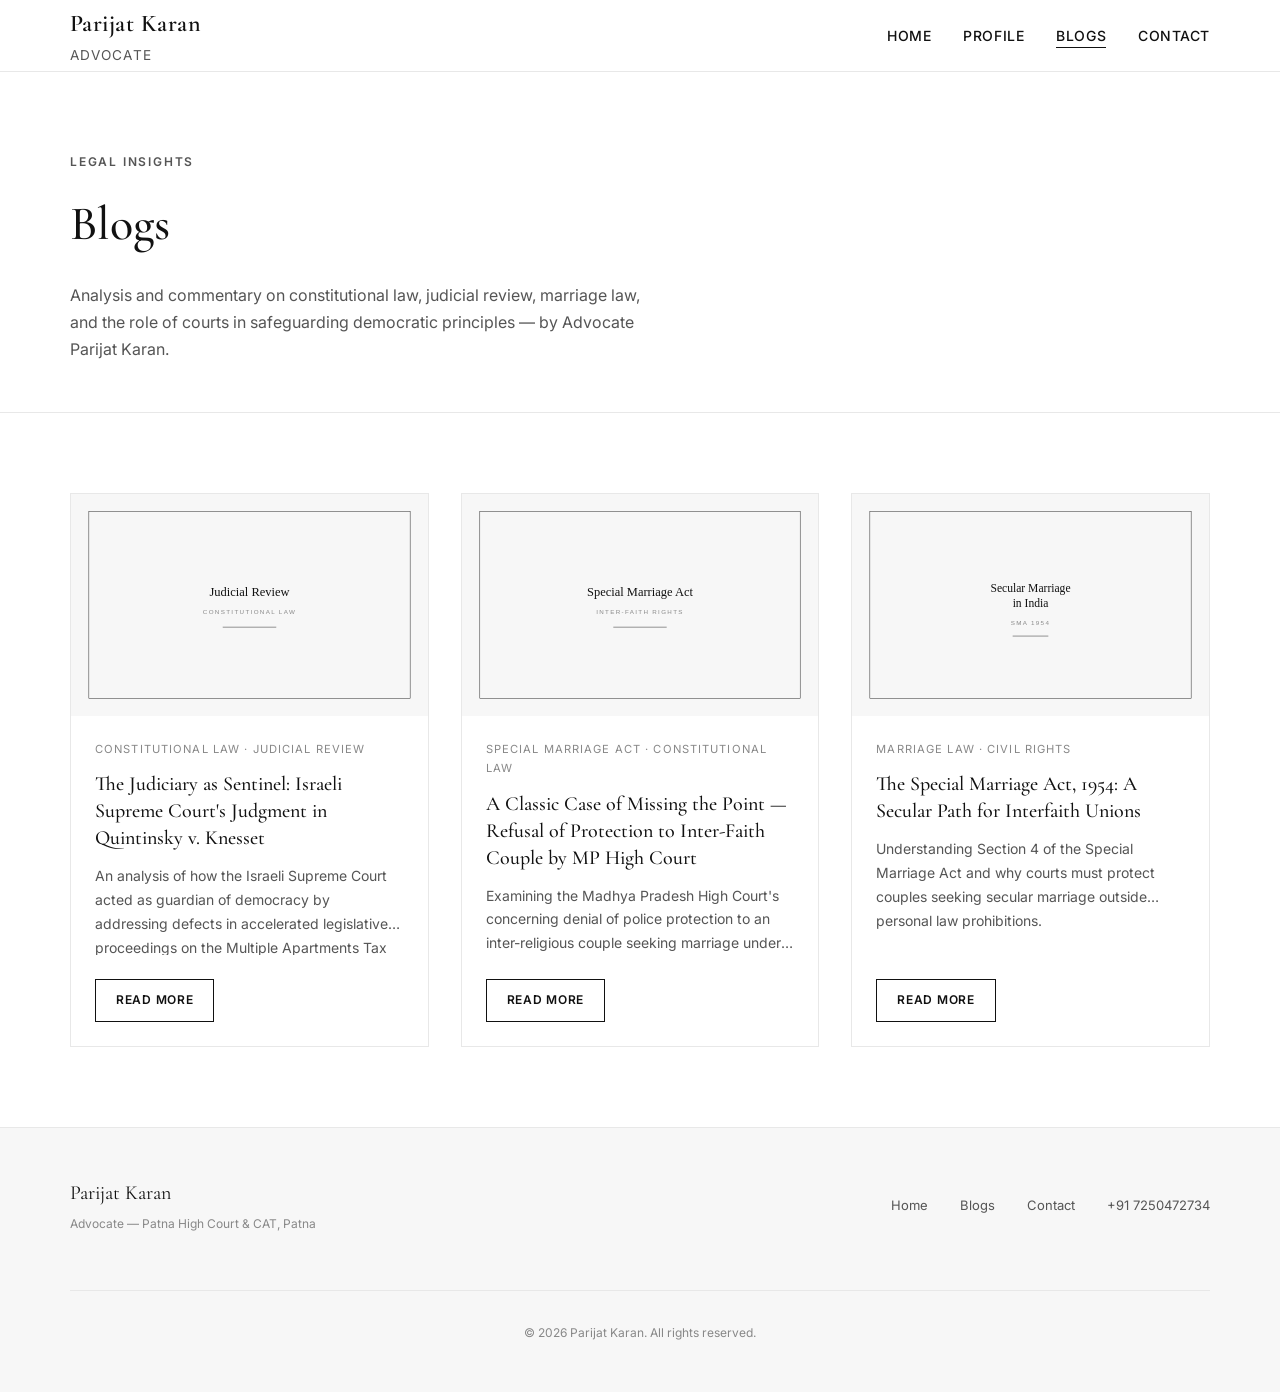
<file: blogs.html>
<!DOCTYPE html>
<html lang="en">
<head>
  <meta charset="UTF-8">
  <meta name="viewport" content="width=device-width, initial-scale=1.0">
  <title>Legal Blogs by Parijat Karan | Constitutional Law, Special Marriage Act &amp; More</title>
  <meta name="description" content="Read legal blogs by Advocate Parijat Karan on judicial review, Special Marriage Act, inter-faith marriage protection, constitutional law, and comparative jurisprudence.">
  <meta name="keywords" content="Parijat Karan blog, legal blogs India, Special Marriage Act blog, inter-faith marriage law, judicial review, constitutional law blog, MP High Court interfaith couple">
  <meta name="author" content="Parijat Karan">
  <meta name="robots" content="index, follow">
  <link rel="canonical" href="https://www.parijatkaran.in/blogs.html">

  <meta property="og:type" content="website">
  <meta property="og:title" content="Legal Blogs by Parijat Karan">
  <meta property="og:description" content="Legal analysis on constitutional law, Special Marriage Act, and judicial review by Advocate Parijat Karan.">
  <meta property="og:url" content="https://www.parijatkaran.in/blogs.html">

  <link rel="preconnect" href="https://fonts.googleapis.com">
  <link rel="preconnect" href="https://fonts.gstatic.com" crossorigin>
  <link href="https://fonts.googleapis.com/css2?family=Cormorant+Garamond:ital,wght@0,400;0,500;0,600;1,400&family=Inter:wght@400;500;600&display=swap" rel="stylesheet">
  <link rel="stylesheet" href="css/style.css">

  <script type="application/ld+json">
  {
    "@context": "https://schema.org",
    "@type": "Blog",
    "name": "Legal Blogs by Parijat Karan",
    "description": "Legal analysis and commentary by Advocate Parijat Karan",
    "url": "https://www.parijatkaran.in/blogs.html",
    "author": {
      "@type": "Person",
      "name": "Parijat Karan",
      "jobTitle": "Advocate"
    },
    "blogPost": [
      {
        "@type": "BlogPosting",
        "headline": "The Judiciary as Sentinel: Israeli Supreme Court's Judgment in Quintinsky v. Knesset",
        "url": "https://www.parijatkaran.in/blog-judiciary-as-sentinel.html"
      },
      {
        "@type": "BlogPosting",
        "headline": "A Classic Case of Missing the Point — Refusal of Protection to Inter-Faith Couple by MP High Court",
        "url": "https://www.parijatkaran.in/blog-inter-faith-couple-mp-high-court.html"
      },
      {
        "@type": "BlogPosting",
        "headline": "The Special Marriage Act, 1954: A Secular Path for Interfaith Unions",
        "url": "https://www.parijatkaran.in/blog-special-marriage-act-india.html"
      }
    ]
  }
  </script>
</head>
<body>

  <header class="site-header" role="banner">
    <div class="container header-inner">
      <a href="index.html" class="site-logo" aria-label="Parijat Karan Home">
        Parijat Karan
        <span>Advocate</span>
      </a>
      <button class="nav-toggle" aria-label="Toggle navigation" aria-expanded="false">
        <span></span><span></span><span></span>
      </button>
      <nav class="main-nav" role="navigation" aria-label="Main navigation">
        <ul>
          <li><a href="index.html">Home</a></li>
          <li><a href="index.html#profile">Profile</a></li>
          <li><a href="blogs.html">Blogs</a></li>
          <li><a href="contact.html">Contact</a></li>
        </ul>
      </nav>
    </div>
  </header>

  <main>
    <div class="page-hero">
      <div class="container">
        <p class="section-label">Legal Insights</p>
        <h1>Blogs</h1>
        <p>Analysis and commentary on constitutional law, judicial review, marriage law, and the role of courts in safeguarding democratic principles — by Advocate Parijat Karan.</p>
      </div>
    </div>

    <section>
      <div class="container">
        <div class="blog-grid">
          <article class="blog-card">
            <div class="blog-card-image">
              <img src="assets/images/blog-judiciary-sentinel.svg" alt="Israeli Supreme Court — Judicial review and legislative process" width="400" height="250" loading="lazy">
            </div>
            <div class="blog-card-body">
              <p class="blog-card-meta">Constitutional Law · Judicial Review</p>
              <h2 class="blog-card-title">The Judiciary as Sentinel: Israeli Supreme Court's Judgment in Quintinsky v. Knesset</h2>
              <p class="blog-card-excerpt">An analysis of how the Israeli Supreme Court acted as guardian of democracy by addressing defects in accelerated legislative proceedings on the Multiple Apartments Tax Arrangement.</p>
              <a href="blog-judiciary-as-sentinel.html" class="btn btn-outline">Read More</a>
            </div>
          </article>
          <article class="blog-card">
            <div class="blog-card-image">
              <img src="assets/images/blog-interfaith-couple.svg" alt="Inter-faith couple and Special Marriage Act — MP High Court order" width="400" height="250" loading="lazy">
            </div>
            <div class="blog-card-body">
              <p class="blog-card-meta">Special Marriage Act · Constitutional Law</p>
              <h2 class="blog-card-title">A Classic Case of Missing the Point — Refusal of Protection to Inter-Faith Couple by MP High Court</h2>
              <p class="blog-card-excerpt">Examining the Madhya Pradesh High Court's concerning denial of police protection to an inter-religious couple seeking marriage under the Special Marriage Act, 1954.</p>
              <a href="blog-inter-faith-couple-mp-high-court.html" class="btn btn-outline">Read More</a>
            </div>
          </article>
          <article class="blog-card">
            <div class="blog-card-image">
              <img src="assets/images/blog-special-marriage-act.svg" alt="Special Marriage Act 1954 — interfaith marriage rights in India" width="400" height="250" loading="lazy">
            </div>
            <div class="blog-card-body">
              <p class="blog-card-meta">Marriage Law · Civil Rights</p>
              <h2 class="blog-card-title">The Special Marriage Act, 1954: A Secular Path for Interfaith Unions</h2>
              <p class="blog-card-excerpt">Understanding Section 4 of the Special Marriage Act and why courts must protect couples seeking secular marriage outside personal law prohibitions.</p>
              <a href="blog-special-marriage-act-india.html" class="btn btn-outline">Read More</a>
            </div>
          </article>
        </div>
      </div>
    </section>
  </main>

  <footer class="site-footer" role="contentinfo">
    <div class="container footer-inner">
      <div class="footer-brand">
        Parijat Karan
        <small>Advocate — Patna High Court &amp; CAT, Patna</small>
      </div>
      <nav class="footer-links" aria-label="Footer navigation">
        <a href="index.html">Home</a>
        <a href="blogs.html">Blogs</a>
        <a href="contact.html">Contact</a>
        <a href="tel:+917250472734">+91 7250472734</a>
      </nav>
      <p class="footer-copy">&copy; 2026 Parijat Karan. All rights reserved.</p>
    </div>
  </footer>

  <script src="js/main.js"></script>
</body>
</html>
</file>
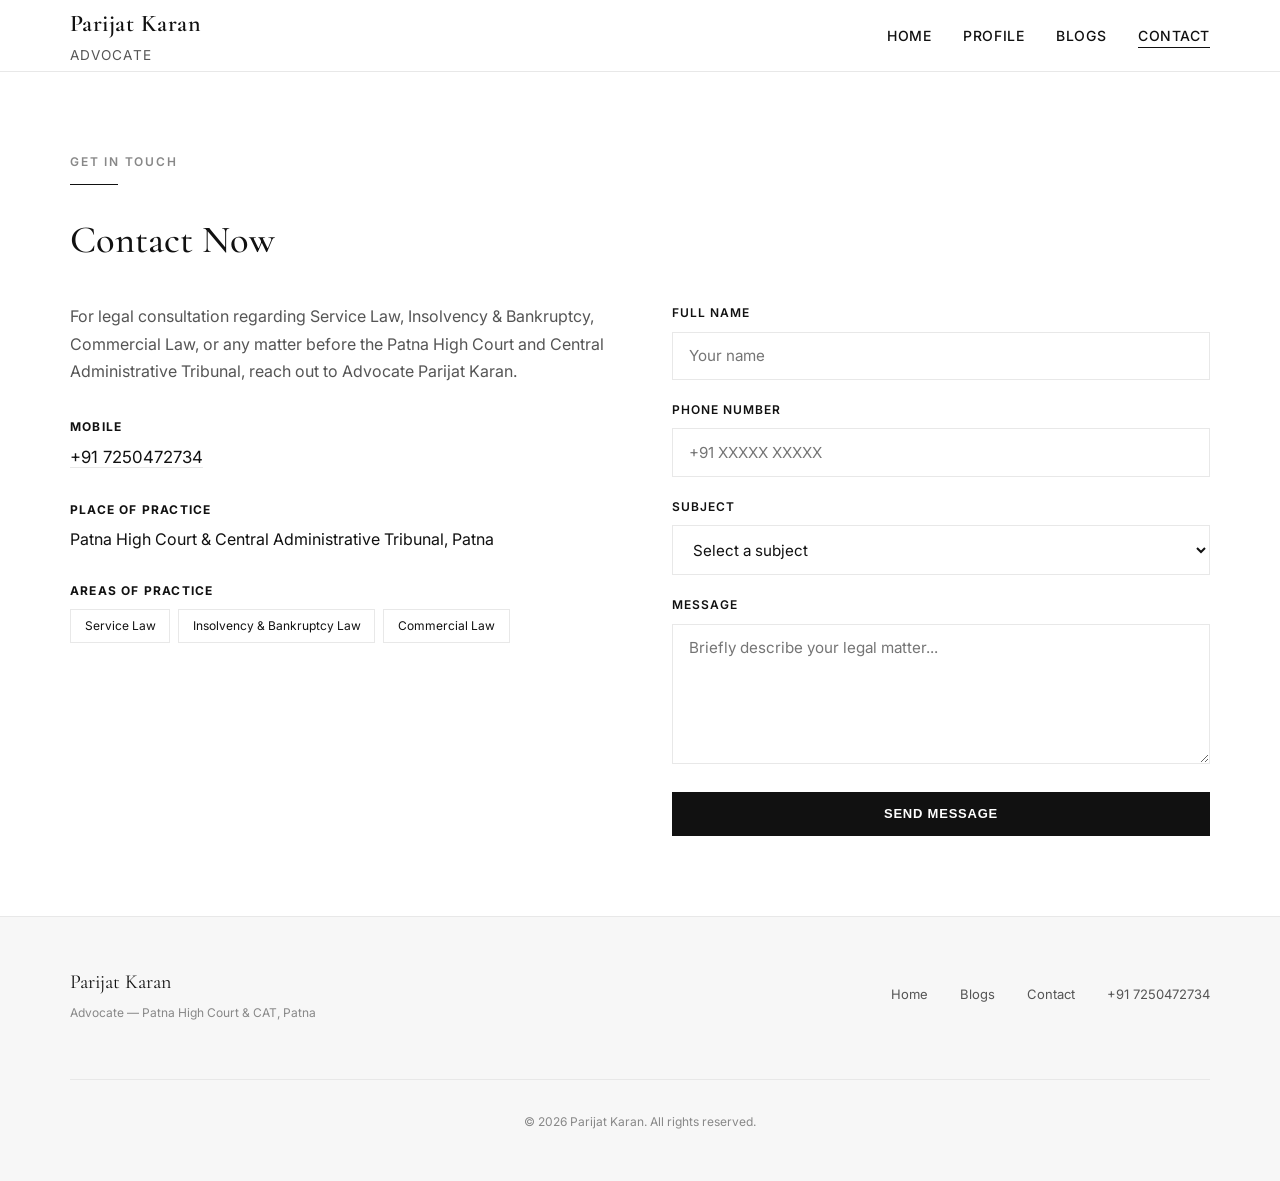
<file: contact.html>
<!DOCTYPE html>
<html lang="en">
<head>
  <meta charset="UTF-8">
  <meta name="viewport" content="width=device-width, initial-scale=1.0">
  <title>Contact Parijat Karan | Legal Consultation — Patna High Court Advocate</title>
  <meta name="description" content="Contact Advocate Parijat Karan for legal consultation in Service Law, Insolvency &amp; Bankruptcy, and Commercial Law. Practising at Patna High Court and CAT, Patna. Call +91 7250472734.">
  <meta name="keywords" content="Contact Parijat Karan, Parijat Karan consultation, Advocate Patna contact, Service Law lawyer Patna, legal consultation Patna High Court">
  <meta name="author" content="Parijat Karan">
  <meta name="robots" content="index, follow">
  <link rel="canonical" href="https://www.parijatkaran.in/contact.html">

  <meta property="og:type" content="website">
  <meta property="og:title" content="Contact Parijat Karan — Legal Consultation">
  <meta property="og:description" content="Schedule a legal consultation with Advocate Parijat Karan at Patna High Court and CAT, Patna.">
  <meta property="og:url" content="https://www.parijatkaran.in/contact.html">

  <link rel="preconnect" href="https://fonts.googleapis.com">
  <link rel="preconnect" href="https://fonts.gstatic.com" crossorigin>
  <link href="https://fonts.googleapis.com/css2?family=Cormorant+Garamond:ital,wght@0,400;0,500;0,600;1,400&family=Inter:wght@400;500;600&display=swap" rel="stylesheet">
  <link rel="stylesheet" href="css/style.css">

  <script type="application/ld+json">
  {
    "@context": "https://schema.org",
    "@type": "ContactPage",
    "name": "Contact Parijat Karan",
    "url": "https://www.parijatkaran.in/contact.html",
    "mainEntity": {
      "@type": "LegalService",
      "name": "Parijat Karan — Advocate",
      "telephone": "+91-7250472734",
      "address": {
        "@type": "PostalAddress",
        "addressLocality": "Patna",
        "addressRegion": "Bihar",
        "addressCountry": "IN"
      }
    }
  }
  </script>
</head>
<body>

  <header class="site-header" role="banner">
    <div class="container header-inner">
      <a href="index.html" class="site-logo" aria-label="Parijat Karan Home">
        Parijat Karan
        <span>Advocate</span>
      </a>
      <button class="nav-toggle" aria-label="Toggle navigation" aria-expanded="false">
        <span></span><span></span><span></span>
      </button>
      <nav class="main-nav" role="navigation" aria-label="Main navigation">
        <ul>
          <li><a href="index.html">Home</a></li>
          <li><a href="index.html#profile">Profile</a></li>
          <li><a href="blogs.html">Blogs</a></li>
          <li><a href="contact.html">Contact</a></li>
        </ul>
      </nav>
    </div>
  </header>

  <main>
    <section class="contact-section">
      <div class="container">
        <p class="section-label">Get in Touch</p>
        <div class="section-divider"></div>
        <h1 class="section-title">Contact Now</h1>
        <div class="contact-grid">
          <div class="contact-info">
            <p>For legal consultation regarding Service Law, Insolvency &amp; Bankruptcy, Commercial Law, or any matter before the Patna High Court and Central Administrative Tribunal, reach out to Advocate Parijat Karan.</p>
            <div class="contact-item">
              <strong>Mobile</strong>
              <a href="tel:+917250472734">+91 7250472734</a>
            </div>
            <div class="contact-item">
              <strong>Place of Practice</strong>
              <span>Patna High Court &amp; Central Administrative Tribunal, Patna</span>
            </div>
            <div class="contact-item">
              <strong>Areas of Practice</strong>
              <div class="practice-tags">
                <span class="practice-tag">Service Law</span>
                <span class="practice-tag">Insolvency &amp; Bankruptcy Law</span>
                <span class="practice-tag">Commercial Law</span>
              </div>
            </div>
          </div>
          <form class="contact-form" id="contact-form" action="#" method="post" aria-label="Contact form">
            <div class="form-group">
              <label for="name">Full Name</label>
              <input type="text" id="name" name="name" required autocomplete="name" placeholder="Your name">
            </div>
            <div class="form-group">
              <label for="phone">Phone Number</label>
              <input type="tel" id="phone" name="phone" required autocomplete="tel" placeholder="+91 XXXXX XXXXX">
            </div>
            <div class="form-group">
              <label for="subject">Subject</label>
              <select id="subject" name="subject" required>
                <option value="">Select a subject</option>
                <option value="service-law">Service Law</option>
                <option value="insolvency">Insolvency &amp; Bankruptcy</option>
                <option value="commercial">Commercial Law</option>
                <option value="other">Other</option>
              </select>
            </div>
            <div class="form-group">
              <label for="message">Message</label>
              <textarea id="message" name="message" required placeholder="Briefly describe your legal matter..."></textarea>
            </div>
            <button type="submit" class="btn btn-primary">Send Message</button>
            <p class="form-success" role="status">Thank you for your message. Advocate Parijat Karan will get back to you shortly.</p>
          </form>
        </div>
      </div>
    </section>
  </main>

  <footer class="site-footer" role="contentinfo">
    <div class="container footer-inner">
      <div class="footer-brand">
        Parijat Karan
        <small>Advocate — Patna High Court &amp; CAT, Patna</small>
      </div>
      <nav class="footer-links" aria-label="Footer navigation">
        <a href="index.html">Home</a>
        <a href="blogs.html">Blogs</a>
        <a href="contact.html">Contact</a>
        <a href="tel:+917250472734">+91 7250472734</a>
      </nav>
      <p class="footer-copy">&copy; 2026 Parijat Karan. All rights reserved.</p>
    </div>
  </footer>

  <script src="js/main.js"></script>
</body>
</html>
</file>
<file: css/style.css>
/* ============================================
   Parijat Karan — Advocate | Minimal Styles
   ============================================ */

:root {
  --white: #ffffff;
  --black: #111111;
  --gray-100: #f7f7f7;
  --gray-200: #e8e8e8;
  --gray-400: #888888;
  --gray-600: #555555;
  --max-width: 1140px;
  --header-height: 72px;
  --transition: 0.25s ease;
  --font-serif: "Cormorant Garamond", Georgia, "Times New Roman", serif;
  --font-sans: "Inter", -apple-system, BlinkMacSystemFont, "Segoe UI", sans-serif;
}

*,
*::before,
*::after {
  box-sizing: border-box;
  margin: 0;
  padding: 0;
}

html {
  scroll-behavior: smooth;
  font-size: 16px;
}

body {
  font-family: var(--font-sans);
  color: var(--black);
  background: var(--white);
  line-height: 1.7;
  -webkit-font-smoothing: antialiased;
}

img {
  max-width: 100%;
  height: auto;
  display: block;
}

a {
  color: inherit;
  text-decoration: none;
}

ul {
  list-style: none;
}

.container {
  width: min(100% - 2.5rem, var(--max-width));
  margin-inline: auto;
}

/* ---- Header ---- */
.site-header {
  position: fixed;
  top: 0;
  left: 0;
  right: 0;
  z-index: 1000;
  height: var(--header-height);
  background: rgba(255, 255, 255, 0.97);
  border-bottom: 1px solid var(--gray-200);
  backdrop-filter: blur(8px);
}

.header-inner {
  display: flex;
  align-items: center;
  justify-content: space-between;
  height: 100%;
}

.site-logo {
  font-family: var(--font-serif);
  font-size: 1.5rem;
  font-weight: 600;
  letter-spacing: 0.02em;
}

.site-logo span {
  font-weight: 400;
  color: var(--gray-600);
  font-size: 0.85rem;
  display: block;
  font-family: var(--font-sans);
  letter-spacing: 0.08em;
  text-transform: uppercase;
}

.main-nav ul {
  display: flex;
  gap: 2rem;
  align-items: center;
}

.main-nav a {
  font-size: 0.875rem;
  font-weight: 500;
  letter-spacing: 0.04em;
  text-transform: uppercase;
  position: relative;
  transition: opacity var(--transition);
}

.main-nav a::after {
  content: "";
  position: absolute;
  bottom: -4px;
  left: 0;
  width: 0;
  height: 1px;
  background: var(--black);
  transition: width var(--transition);
}

.main-nav a:hover::after,
.main-nav a.active::after {
  width: 100%;
}

.nav-toggle {
  display: none;
  flex-direction: column;
  gap: 5px;
  background: none;
  border: none;
  cursor: pointer;
  padding: 4px;
}

.nav-toggle span {
  display: block;
  width: 24px;
  height: 2px;
  background: var(--black);
  transition: var(--transition);
}

/* ---- Buttons ---- */
.btn {
  display: inline-flex;
  align-items: center;
  justify-content: center;
  padding: 0.85rem 1.75rem;
  font-size: 0.8125rem;
  font-weight: 600;
  letter-spacing: 0.06em;
  text-transform: uppercase;
  border: 1px solid var(--black);
  cursor: pointer;
  transition: background var(--transition), color var(--transition);
}

.btn-primary {
  background: var(--black);
  color: var(--white);
}

.btn-primary:hover {
  background: var(--white);
  color: var(--black);
}

.btn-outline {
  background: transparent;
  color: var(--black);
}

.btn-outline:hover {
  background: var(--black);
  color: var(--white);
}

.btn-white {
  background: var(--white);
  color: var(--black);
  border-color: var(--white);
}

.btn-white:hover {
  background: transparent;
  color: var(--white);
}

/* ---- Hero ---- */
.hero {
  display: flex;
  align-items: center;
  margin-top: var(--header-height);
  min-height: calc(100vh - var(--header-height));
  border-bottom: 1px solid var(--gray-200);
}

.hero-content {
  max-width: 720px;
  padding-block: 5rem 6rem;
}

.hero-label {
  font-size: 0.75rem;
  font-weight: 600;
  letter-spacing: 0.15em;
  text-transform: uppercase;
  color: var(--gray-600);
  margin-bottom: 1.25rem;
}

.hero-name {
  font-family: var(--font-serif);
  font-size: clamp(2.5rem, 6vw, 4rem);
  font-weight: 600;
  line-height: 1.1;
  margin-bottom: 1.25rem;
  letter-spacing: 0.02em;
}

.hero-quote {
  font-family: var(--font-serif);
  font-size: clamp(1.35rem, 3vw, 2rem);
  font-weight: 400;
  font-style: normal;
  line-height: 1.45;
  margin-bottom: 1.75rem;
  padding-left: 1.5rem;
  border-left: 2px solid var(--black);
  background: linear-gradient(135deg, var(--black) 0%, var(--gray-600) 100%);
  -webkit-background-clip: text;
  -webkit-text-fill-color: transparent;
  background-clip: text;
}

.hero-quote em {
  font-style: italic;
}

.hero-subtitle {
  font-size: 1.05rem;
  color: var(--gray-600);
  margin-bottom: 2.5rem;
  max-width: 520px;
}

.hero-actions {
  display: flex;
  flex-wrap: wrap;
  gap: 1rem;
}

/* ---- Sections ---- */
section {
  padding-block: 5rem;
}

.section-label {
  font-size: 0.75rem;
  font-weight: 600;
  letter-spacing: 0.15em;
  text-transform: uppercase;
  color: var(--gray-400);
  margin-bottom: 0.75rem;
}

.section-title {
  font-family: var(--font-serif);
  font-size: clamp(1.75rem, 3vw, 2.5rem);
  font-weight: 500;
  margin-bottom: 2.5rem;
  line-height: 1.2;
}

.section-divider {
  width: 48px;
  height: 1px;
  background: var(--black);
  margin-bottom: 2rem;
}

/* ---- Profile ---- */
.profile {
  background: var(--gray-100);
}

.profile-grid {
  display: grid;
  grid-template-columns: 1fr 1.2fr;
  gap: 4rem;
  align-items: start;
}

.profile-image-wrap {
  aspect-ratio: 3 / 4;
  overflow: hidden;
  border: 1px solid var(--gray-200);
}

.profile-image-wrap img {
  width: 100%;
  height: 100%;
  object-fit: cover;
  object-position: center top;
}

.profile-name {
  font-family: var(--font-serif);
  font-size: 2rem;
  margin-bottom: 0.5rem;
}

.profile-role {
  font-size: 0.875rem;
  color: var(--gray-600);
  letter-spacing: 0.05em;
  text-transform: uppercase;
  margin-bottom: 1.5rem;
}

.profile-text p {
  margin-bottom: 1.25rem;
  color: var(--gray-600);
}

.profile-details {
  margin-top: 2rem;
  display: grid;
  gap: 1.25rem;
}

.profile-detail-item strong {
  display: block;
  font-size: 0.75rem;
  letter-spacing: 0.1em;
  text-transform: uppercase;
  margin-bottom: 0.25rem;
}

.profile-detail-item span {
  font-size: 0.95rem;
}

.practice-tags {
  display: flex;
  flex-wrap: wrap;
  gap: 0.5rem;
  margin-top: 0.5rem;
}

.practice-tag {
  font-size: 0.75rem;
  padding: 0.35rem 0.85rem;
  border: 1px solid var(--gray-200);
  background: var(--white);
}

/* ---- Blog Cards ---- */
.blog-grid {
  display: grid;
  grid-template-columns: repeat(3, 1fr);
  gap: 2rem;
}

.blog-card {
  border: 1px solid var(--gray-200);
  display: flex;
  flex-direction: column;
  transition: border-color var(--transition);
}

.blog-card:hover {
  border-color: var(--black);
}

.blog-card-image {
  aspect-ratio: 16 / 10;
  overflow: hidden;
}

.blog-card-image img {
  width: 100%;
  height: 100%;
  object-fit: cover;
  transition: transform 0.4s ease;
}

.blog-card:hover .blog-card-image img {
  transform: scale(1.03);
}

.blog-card-body {
  padding: 1.5rem;
  flex: 1;
  display: flex;
  flex-direction: column;
}

.blog-card-meta {
  font-size: 0.7rem;
  letter-spacing: 0.1em;
  text-transform: uppercase;
  color: var(--gray-400);
  margin-bottom: 0.75rem;
}

.blog-card-title {
  font-family: var(--font-serif);
  font-size: 1.25rem;
  font-weight: 500;
  line-height: 1.35;
  margin-bottom: 0.75rem;
}

.blog-card-excerpt {
  font-size: 0.875rem;
  color: var(--gray-600);
  margin-bottom: 1.5rem;
  flex: 1;
  display: -webkit-box;
  -webkit-line-clamp: 3;
  -webkit-box-orient: vertical;
  overflow: hidden;
}

.blog-card .btn {
  align-self: flex-start;
  padding: 0.65rem 1.25rem;
  font-size: 0.75rem;
}

.section-cta {
  text-align: center;
  margin-top: 3rem;
}

/* ---- Blog Page (listing) ---- */
.page-hero {
  margin-top: var(--header-height);
  padding-block: 4rem 3rem;
  border-bottom: 1px solid var(--gray-200);
}

.page-hero h1 {
  font-family: var(--font-serif);
  font-size: clamp(2rem, 4vw, 3rem);
  font-weight: 500;
}

.page-hero p {
  color: var(--gray-600);
  margin-top: 1rem;
  max-width: 600px;
}

/* ---- Single Blog ---- */
.blog-article {
  margin-top: var(--header-height);
  padding-block: 3rem 5rem;
}

.blog-article-header {
  max-width: 780px;
  margin-bottom: 2.5rem;
}

.blog-article-meta {
  font-size: 0.75rem;
  letter-spacing: 0.1em;
  text-transform: uppercase;
  color: var(--gray-400);
  margin-bottom: 1rem;
}

.blog-article-title {
  font-family: var(--font-serif);
  font-size: clamp(1.75rem, 3.5vw, 2.75rem);
  font-weight: 500;
  line-height: 1.25;
  margin-bottom: 1rem;
}

.blog-article-lead {
  font-size: 1.1rem;
  color: var(--gray-600);
  line-height: 1.7;
}

.blog-featured-image {
  width: 100%;
  max-height: 480px;
  object-fit: cover;
  margin-bottom: 3rem;
  border: 1px solid var(--gray-200);
}

.blog-article-content {
  max-width: 720px;
}

.blog-article-content h2 {
  font-family: var(--font-serif);
  font-size: 1.5rem;
  font-weight: 500;
  margin-top: 2.5rem;
  margin-bottom: 1rem;
}

.blog-article-content p {
  margin-bottom: 1.25rem;
  color: var(--gray-600);
}

.blog-article-content blockquote {
  border-left: 2px solid var(--black);
  padding-left: 1.5rem;
  margin: 2rem 0;
  font-family: var(--font-serif);
  font-size: 1.15rem;
  font-style: italic;
  color: var(--black);
}

.blog-back {
  display: inline-flex;
  align-items: center;
  gap: 0.5rem;
  font-size: 0.8125rem;
  font-weight: 500;
  letter-spacing: 0.05em;
  text-transform: uppercase;
  margin-bottom: 2rem;
  transition: opacity var(--transition);
}

.blog-back:hover {
  opacity: 0.6;
}

/* ---- Contact ---- */
.contact-section {
  margin-top: var(--header-height);
  padding-block: 5rem;
}

.contact-grid {
  display: grid;
  grid-template-columns: 1fr 1fr;
  gap: 4rem;
}

.contact-info p {
  color: var(--gray-600);
  margin-bottom: 2rem;
}

.contact-item {
  margin-bottom: 1.75rem;
}

.contact-item strong {
  display: block;
  font-size: 0.75rem;
  letter-spacing: 0.1em;
  text-transform: uppercase;
  margin-bottom: 0.35rem;
}

.contact-item a {
  font-size: 1.05rem;
  border-bottom: 1px solid var(--gray-200);
  transition: border-color var(--transition);
}

.contact-item a:hover {
  border-color: var(--black);
}

.contact-form {
  display: grid;
  gap: 1.25rem;
}

.form-group label {
  display: block;
  font-size: 0.75rem;
  font-weight: 600;
  letter-spacing: 0.08em;
  text-transform: uppercase;
  margin-bottom: 0.5rem;
}

.form-group input,
.form-group textarea,
.form-group select {
  width: 100%;
  padding: 0.85rem 1rem;
  border: 1px solid var(--gray-200);
  background: var(--white);
  font-family: var(--font-sans);
  font-size: 0.95rem;
  color: var(--black);
  transition: border-color var(--transition);
}

.form-group input:focus,
.form-group textarea:focus,
.form-group select:focus {
  outline: none;
  border-color: var(--black);
}

.form-group textarea {
  min-height: 140px;
  resize: vertical;
}

.form-success {
  display: none;
  padding: 1rem;
  border: 1px solid var(--black);
  font-size: 0.875rem;
  margin-top: 0.5rem;
}

.form-success.show {
  display: block;
}

/* ---- Footer ---- */
.site-footer {
  border-top: 1px solid var(--gray-200);
  padding-block: 3rem;
  background: var(--gray-100);
}

.footer-inner {
  display: flex;
  justify-content: space-between;
  align-items: center;
  flex-wrap: wrap;
  gap: 1.5rem;
}

.footer-brand {
  font-family: var(--font-serif);
  font-size: 1.25rem;
}

.footer-brand small {
  display: block;
  font-family: var(--font-sans);
  font-size: 0.75rem;
  color: var(--gray-400);
  margin-top: 0.25rem;
}

.footer-links {
  display: flex;
  gap: 2rem;
}

.footer-links a {
  font-size: 0.8125rem;
  color: var(--gray-600);
  transition: color var(--transition);
}

.footer-links a:hover {
  color: var(--black);
}

.footer-copy {
  width: 100%;
  text-align: center;
  font-size: 0.75rem;
  color: var(--gray-400);
  margin-top: 2rem;
  padding-top: 2rem;
  border-top: 1px solid var(--gray-200);
}

/* ---- Responsive ---- */
@media (max-width: 992px) {
  .blog-grid {
    grid-template-columns: 1fr 1fr;
  }

  .profile-grid,
  .contact-grid {
    grid-template-columns: 1fr;
    gap: 2.5rem;
  }

  .profile-image-wrap {
    max-width: 400px;
  }
}

@media (max-width: 768px) {
  .nav-toggle {
    display: flex;
  }

  .main-nav {
    position: fixed;
    top: var(--header-height);
    left: 0;
    right: 0;
    background: var(--white);
    border-bottom: 1px solid var(--gray-200);
    padding: 1.5rem;
    transform: translateY(-120%);
    opacity: 0;
    pointer-events: none;
    transition: transform var(--transition), opacity var(--transition);
  }

  .main-nav.open {
    transform: translateY(0);
    opacity: 1;
    pointer-events: auto;
  }

  .main-nav ul {
    flex-direction: column;
    align-items: flex-start;
    gap: 1.25rem;
  }

  .blog-grid {
    grid-template-columns: 1fr;
  }

  section {
    padding-block: 3.5rem;
  }
}
</file>
